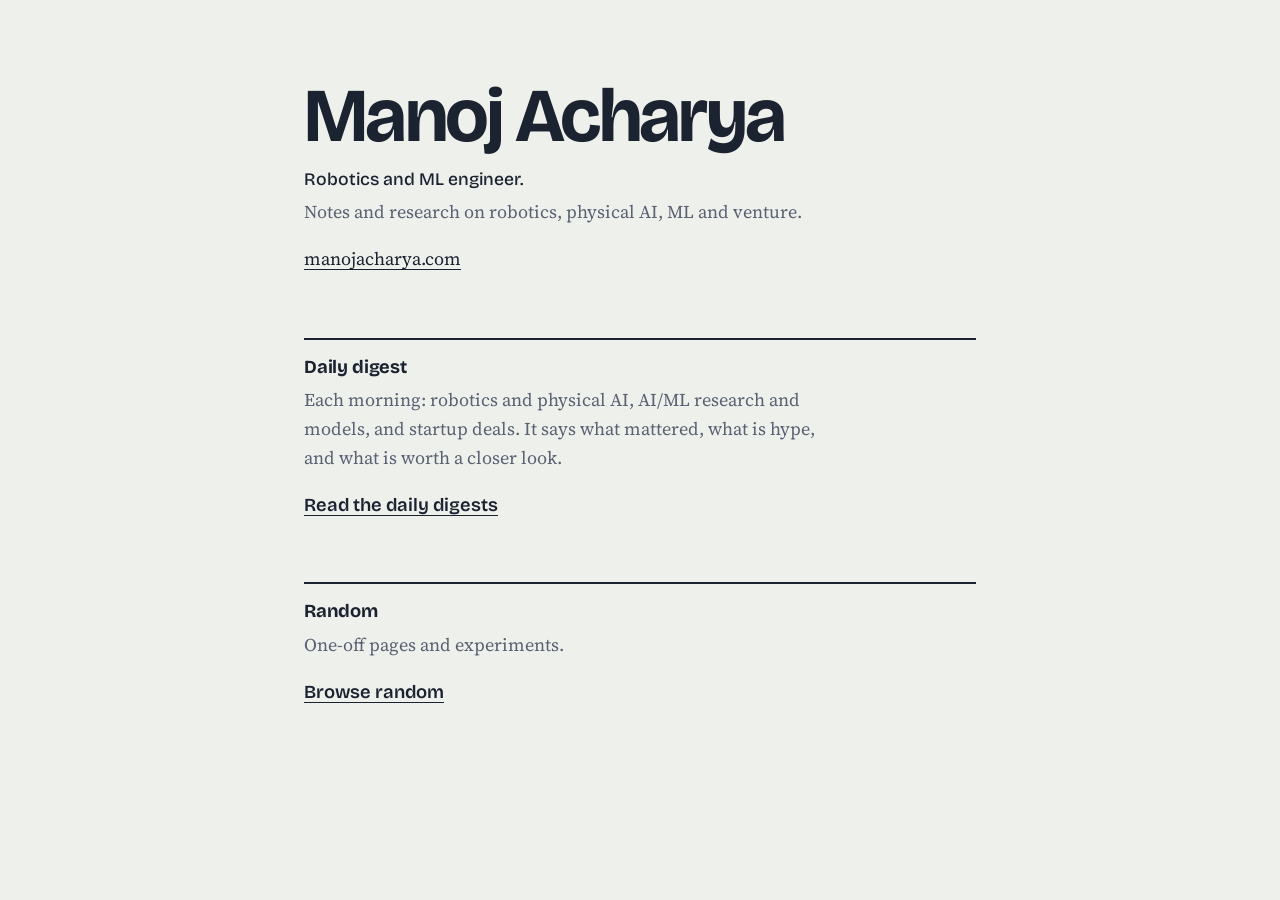
<file: index.html>
<!doctype html>
<html lang="en">
<head>
<meta charset="utf-8">
<meta name="viewport" content="width=device-width,initial-scale=1">
<title>Manoj Acharya</title>
<meta name="description" content="Manoj Acharya. Notes and research on robotics, physical AI, ML and venture, with a daily digest.">
<meta name="color-scheme" content="light dark">
<link rel="preconnect" href="https://fonts.googleapis.com">
<link rel="preconnect" href="https://fonts.gstatic.com" crossorigin>
<link rel="stylesheet" href="https://fonts.googleapis.com/css2?family=Bricolage+Grotesque:opsz,wght@12..96,500..800&family=Source+Serif+4:opsz,wght@8..60,400..650&display=swap">
<style>
:root{
  --bg:#EEF0EC;--ink:#1B2230;--mut:#596172;--hi:#F2D600;
  --display:"Bricolage Grotesque","Helvetica Neue",Arial,sans-serif;
  --text:"Source Serif 4",Georgia,"Times New Roman",serif;
}
@media (prefers-color-scheme:dark){
  :root{--bg:#161A21;--ink:#E7EAEE;--mut:#9AA3B2}
}
*{box-sizing:border-box}
html{-webkit-text-size-adjust:100%}
body{margin:0;background:var(--bg);color:var(--ink);font:400 1.125rem/1.6 var(--text)}
.wrap{max-width:46rem;margin:0 auto;padding:clamp(2rem,7vw,5rem) clamp(1.25rem,5vw,2rem) 4rem}

a{color:inherit;text-decoration:underline;text-decoration-thickness:1px;text-underline-offset:.22em}
a:hover{background:var(--hi);color:#1B2230;text-decoration-color:transparent}
a:focus-visible{outline:2px solid var(--ink);outline-offset:3px}

h1{font:700 clamp(2.75rem,10vw,4.75rem)/.95 var(--display);letter-spacing:-.035em;margin:0 0 1rem}
.role{font:500 1.1rem/1.4 var(--display);margin:0 0 .35rem}
.lede{color:var(--mut);margin:0 0 .9rem;max-width:34rem}

.digest{margin-top:clamp(2.5rem,7vw,4rem);border-top:2px solid var(--ink);padding-top:1rem}
h2{font:700 1.15rem/1.3 var(--display);letter-spacing:-.01em;margin:0 0 .4rem}
.intro{color:var(--mut);margin:0;max-width:34rem}
.go{font:600 1.15rem/1.4 var(--display);margin:1.25rem 0 0}
</style>
</head>
<body>
<div class="wrap">
<header>
<h1>Manoj Acharya</h1>
<p class="role">Robotics and ML engineer.</p>
<p class="lede">Notes and research on robotics, physical AI, ML and venture.</p>
<p><a href="https://manojacharya.com">manojacharya.com</a></p>
</header>

<main>
<section class="digest" aria-labelledby="dh">
<h2 id="dh">Daily digest</h2>
<p class="intro">Each morning: robotics and physical AI, AI/ML research and models, and startup deals. It says what mattered, what is hype, and what is worth a closer look.</p>
<p class="go"><a href="digest/">Read the daily digests</a></p>
</section>

<section class="digest" aria-labelledby="rh">
<h2 id="rh">Random</h2>
<p class="intro">One-off pages and experiments.</p>
<p class="go"><a href="random/">Browse random</a></p>
</section>
</main>
</div>
</body>
</html>
</file>
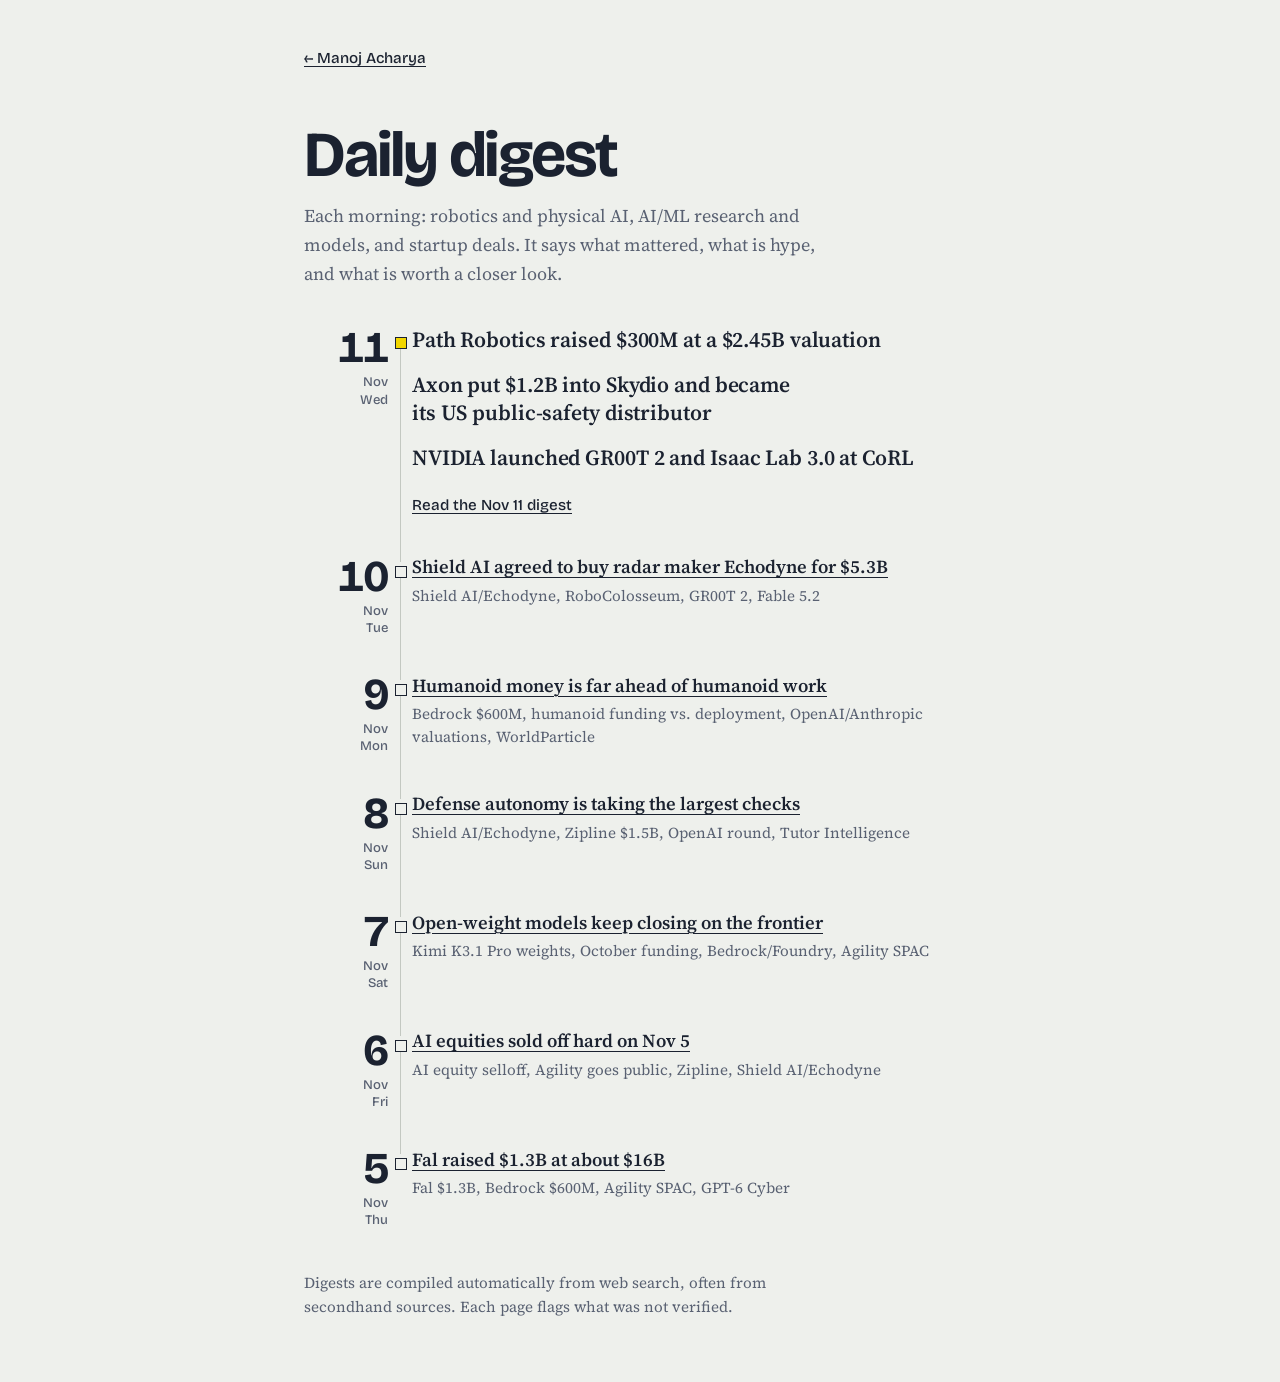
<file: digest/index.html>
<!doctype html>
<html lang="en">
<head>
<meta charset="utf-8">
<meta name="viewport" content="width=device-width,initial-scale=1">
<title>Daily digest</title>
<meta name="description" content="A daily digest of robotics and physical AI, AI/ML research and models, and startup deals.">
<meta name="color-scheme" content="light dark">
<link rel="preconnect" href="https://fonts.googleapis.com">
<link rel="preconnect" href="https://fonts.gstatic.com" crossorigin>
<link rel="stylesheet" href="https://fonts.googleapis.com/css2?family=Bricolage+Grotesque:opsz,wght@12..96,500..800&family=Source+Serif+4:opsz,wght@8..60,400..650&display=swap">
<style>
:root{
  --bg:#EEF0EC;--ink:#1B2230;--mut:#596172;--rule:#C3C8C1;--hi:#F2D600;
  --display:"Bricolage Grotesque","Helvetica Neue",Arial,sans-serif;
  --text:"Source Serif 4",Georgia,"Times New Roman",serif;
  --rail:5.25rem;--gap:1.5rem;
}
@media (prefers-color-scheme:dark){
  :root{--bg:#161A21;--ink:#E7EAEE;--mut:#9AA3B2;--rule:#2F3643}
}
*{box-sizing:border-box}
html{-webkit-text-size-adjust:100%}
body{margin:0;background:var(--bg);color:var(--ink);font:400 1.125rem/1.6 var(--text)}
.wrap{max-width:46rem;margin:0 auto;padding:clamp(1.5rem,5vw,3rem) clamp(1.25rem,5vw,2rem) 4rem}

a{color:inherit;text-decoration:underline;text-decoration-thickness:1px;text-underline-offset:.22em}
a:hover{background:var(--hi);color:#1B2230;text-decoration-color:transparent}
a:focus-visible{outline:2px solid var(--ink);outline-offset:3px}

.back{font:500 .95rem/1.4 var(--display);margin:0 0 clamp(2rem,6vw,3.5rem)}
h1{font:700 clamp(2.5rem,9vw,4rem)/.95 var(--display);letter-spacing:-.035em;margin:0 0 1rem}
.intro{color:var(--mut);margin:0;max-width:34rem}

.log{list-style:none;margin:2.5rem 0 0;padding:0}
.entry{position:relative;display:grid;grid-template-columns:var(--rail) 1fr;column-gap:var(--gap);padding-bottom:2.4rem}
.entry::before{content:"";position:absolute;left:calc(var(--rail) + var(--gap) / 2);top:.9rem;bottom:-.3rem;width:1px;background:var(--rule)}
.entry::after{content:"";position:absolute;left:calc(var(--rail) + var(--gap) / 2 - 5px);top:.55rem;width:10px;height:10px;background:var(--bg);border:1.5px solid var(--ink)}
.entry.latest::after{background:var(--hi)}
.entry:last-child{padding-bottom:0}
.entry:last-child::before{display:none}

.when{display:flex;flex-direction:column;align-items:flex-end;text-align:right}
.day{font:700 2.75rem/.9 var(--display);letter-spacing:-.04em;font-variant-numeric:tabular-nums}
.mon,.wd{font:500 .82rem/1.3 var(--display);color:var(--mut)}
.mon{margin-top:.4rem}

.body{min-width:0;max-width:34rem}
.tops{list-style:none;margin:0 0 1.1rem;padding:0}
.tops li{font:600 1.35rem/1.32 var(--text);letter-spacing:-.005em;margin:0 0 1rem;text-wrap:balance}
.tops li:first-child{margin-top:-.15rem}
.open{font:500 .95rem/1.4 var(--display)}
.lead{font:600 1.15rem/1.35 var(--text);margin:-.1rem 0 .3rem;text-wrap:balance}
.sum{font-size:.95rem;line-height:1.5;color:var(--mut);margin:0}

.note{color:var(--mut);font-size:.95rem;line-height:1.55;margin:2.6rem 0 0;max-width:34rem}

/* Before the script runs (or without it) the list shows as plain rows. */
.log > li:not(.entry){margin:.5rem 0}

@media (max-width:34rem){
  .entry{display:block;padding-bottom:2rem}
  .entry::before,.entry::after{display:none}
  .when{flex-direction:row;align-items:baseline;gap:.5rem;text-align:left;margin-bottom:.45rem}
  .mon,.wd{margin:0}
  .day{font-size:1.9rem}
}
</style>
</head>
<body>
<div class="wrap">
<p class="back"><a href="../">&larr; Manoj Acharya</a></p>
<h1>Daily digest</h1>
<p class="intro">Each morning: robotics and physical AI, AI/ML research and models, and startup deals. It says what mattered, what is hype, and what is worth a closer look.</p>

<!-- To add a digest: save it as YYYY-MM-DD.html in this folder and add one row to this list, newest first.
     The page reads the rows below and fetches each new digest's top three headlines itself. -->
<ol class="log" id="log">
<li><a href="2026-11-11.html">2026-11-11</a> &ndash; Path Robotics $300M, Axon/Skydio, GR00T 2, Mercor $750M</li>
<li><a href="2026-11-10.html">2026-11-10</a> &ndash; Shield AI/Echodyne, RoboColosseum, GR00T 2, Fable 5.2</li>
<li><a href="2026-11-09.html">2026-11-09</a> &ndash; Bedrock $600M, humanoid funding vs. deployment, OpenAI/Anthropic valuations, WorldParticle</li>
<li><a href="2026-11-08.html">2026-11-08</a> &ndash; Shield AI/Echodyne, Zipline $1.5B, OpenAI round, Tutor Intelligence</li>
<li><a href="2026-11-07.html">2026-11-07</a> &ndash; Kimi K3.1 Pro weights, October funding, Bedrock/Foundry, Agility SPAC</li>
<li><a href="2026-11-06.html">2026-11-06</a> &ndash; AI equity selloff, Agility goes public, Zipline, Shield AI/Echodyne</li>
<li><a href="2026-11-05.html">2026-11-05</a> &ndash; Fal $1.3B, Bedrock $600M, Agility SPAC, GPT-6 Cyber</li>
</ol>

<p class="note">Digests are compiled automatically from web search, often from secondhand sources. Each page flags what was not verified.</p>
</div>

<script type="application/json" id="seed">{"2026-11-10": ["Shield AI agreed to buy radar maker Echodyne for $5.3B", "RoboColosseum, a blind head-to-head test of robot policies across 124 sites (5,699 trials), found no single winner", "Robotics is the second-largest AI funding sector this month by dollars"], "2026-11-09": ["Humanoid money is far ahead of humanoid work", "Heavy-equipment autonomy is where the real money is going", "Frontier-lab valuations are wobbling at the top"], "2026-11-08": ["Defense autonomy is taking the largest checks", "Zipline raised $1.5B at a $21.5B post-money valuation", "OpenAI's round is still open"], "2026-11-07": ["Open-weight models keep closing on the frontier", "Money is still concentrating in a few huge rounds", "Physical AI is shifting from model demos to capital-heavy operations"], "2026-11-06": ["AI equities sold off hard on Nov 5", "Agility Robotics is now the first pure-play humanoid public company", "Physical-AI and defense-autonomy money is still flowing despite the selloff"], "2026-11-05": ["Fal raised $1.3B at about $16B", "Physical-AI money is flowing to deployable, narrow autonomy, not generic humanoids", "Agility Robotics' SPAC close and Nasdaq debut was scheduled for Nov 4–5 (unverified)"]}</script>
<script>
(function () {
  var log = document.getElementById('log');
  var seedEl = document.getElementById('seed');
  if (!log || !window.fetch || !window.DOMParser) return;
  var seed = {};
  try { seed = JSON.parse(seedEl.textContent); } catch (e) {}

  function el(tag, cls, text) {
    var e = document.createElement(tag);
    if (cls) e.className = cls;
    if (text != null) e.textContent = text;
    return e;
  }
  function parts(date) {
    var p = date.split('-').map(Number);
    var t = new Date(Date.UTC(p[0], p[1] - 1, p[2]));
    var f = function (o) { o.timeZone = 'UTC'; return t.toLocaleDateString('en-US', o); };
    return { day: String(p[2]), mon: f({ month: 'short' }), wd: f({ weekday: 'short' }),
             long: f({ month: 'short', day: 'numeric' }) };
  }
  function tidy(t) {
    t = t.trim().replace(/\.$/, '');
    var m = /\s*\(([^)]*)\)$/.exec(t);
    if (m && !/^(unverified|reported)$/i.test(m[1])) t = t.slice(0, m.index);
    return t;
  }

  var rows = [].slice.call(log.children).map(function (li) {
    var a = li.querySelector('a');
    var m = a && /^\d{4}-\d\d-\d\d/.exec(a.textContent.trim());
    if (!m) return null;
    var summary = li.textContent.replace(a.textContent, '').replace(/^\s*[–—-]\s*/, '').trim();
    return { date: m[0], summary: summary, leads: seed[m[0]] || null };
  }).filter(Boolean);
  if (!rows.length) return;
  rows.sort(function (a, b) { return a.date < b.date ? 1 : -1; });

  function render() {
    log.textContent = '';
    rows.forEach(function (e, i) {
      var p = parts(e.date), page = e.date + '.html';
      var li = el('li', i === 0 ? 'entry latest' : 'entry');
      var when = el('time', 'when');
      when.setAttribute('datetime', e.date);
      when.appendChild(el('span', 'day', p.day));
      when.appendChild(el('span', 'mon', p.mon));
      when.appendChild(el('span', 'wd', p.wd));
      li.appendChild(when);
      var body = el('div', 'body');
      var leads = e.leads && e.leads.length ? e.leads : [e.summary];
      if (i === 0) {
        var ul = el('ul', 'tops');
        leads.forEach(function (h) { ul.appendChild(el('li', null, h)); });
        body.appendChild(ul);
        var open = el('a', 'open', 'Read the ' + p.long + ' digest');
        open.href = page;
        body.appendChild(open);
      } else {
        var lead = el('p', 'lead');
        var a = el('a', null, leads[0]);
        a.href = page;
        lead.appendChild(a);
        body.appendChild(lead);
        body.appendChild(el('p', 'sum', e.summary));
      }
      li.appendChild(body);
      log.appendChild(li);
    });
  }

  render();

  // Digests added since this page was built: read their headlines directly.
  var missing = rows.filter(function (r) { return !r.leads; });
  if (!missing.length) return;
  Promise.all(missing.map(function (r) {
    return fetch(r.date + '.html', { cache: 'no-cache' }).then(function (res) {
      if (!res.ok) throw new Error(res.status);
      return res.text();
    }).then(function (text) {
      var d = new DOMParser().parseFromString(text, 'text/html');
      r.leads = [].slice.call(d.querySelectorAll('ol > li > b')).slice(0, 3)
        .map(function (b) { return tidy(b.textContent); });
    }).catch(function () { r.leads = []; });
  })).then(render);
})();
</script>
</body>
</html>
</file>
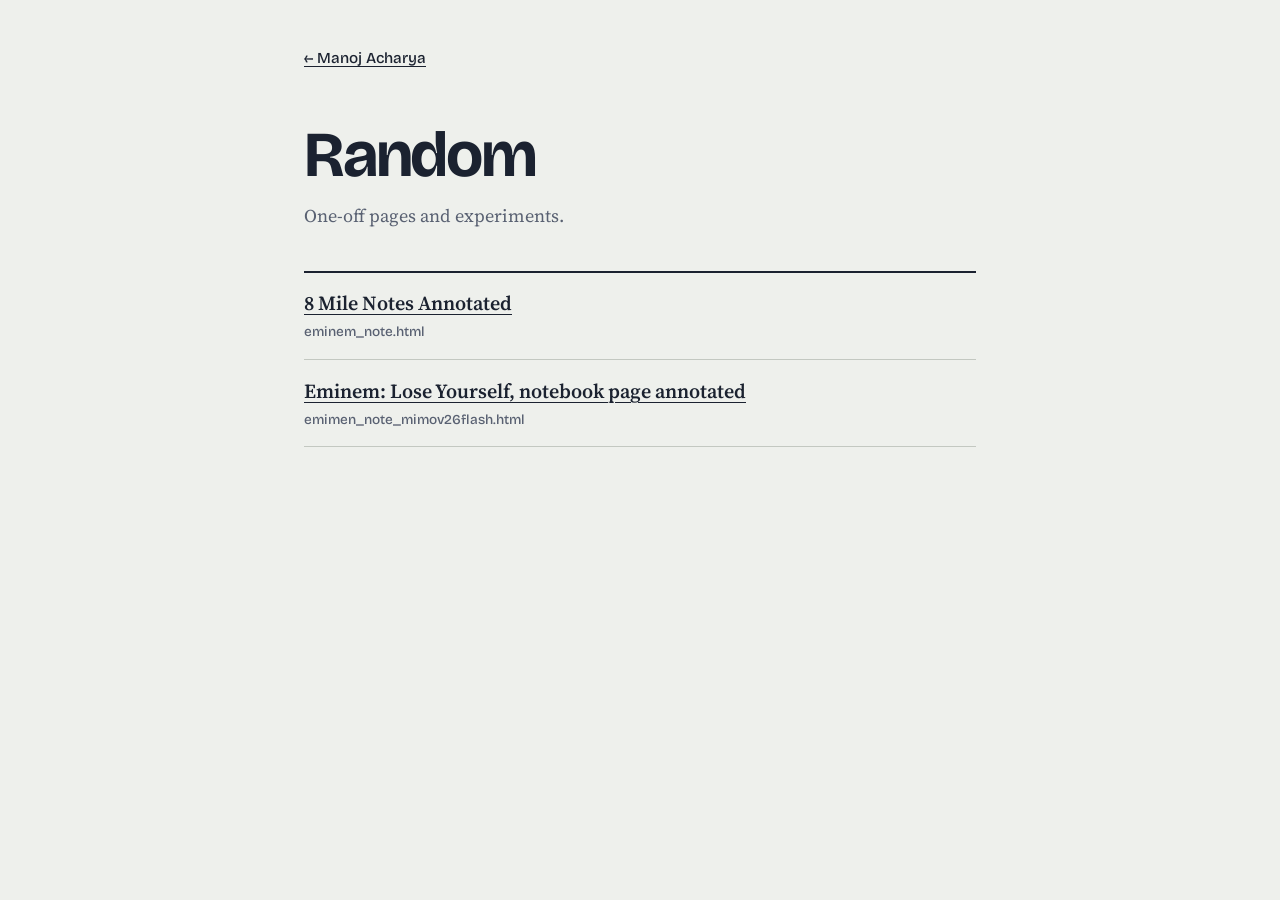
<file: random/index.html>
<!doctype html>
<html lang="en">
<head>
<meta charset="utf-8">
<meta name="viewport" content="width=device-width,initial-scale=1">
<title>Random</title>
<meta name="description" content="One-off pages and experiments.">
<meta name="color-scheme" content="light dark">
<link rel="preconnect" href="https://fonts.googleapis.com">
<link rel="preconnect" href="https://fonts.gstatic.com" crossorigin>
<link rel="stylesheet" href="https://fonts.googleapis.com/css2?family=Bricolage+Grotesque:opsz,wght@12..96,500..800&family=Source+Serif+4:opsz,wght@8..60,400..650&display=swap">
<style>
:root{
  --bg:#EEF0EC;--ink:#1B2230;--mut:#596172;--rule:#C3C8C1;--hi:#F2D600;
  --display:"Bricolage Grotesque","Helvetica Neue",Arial,sans-serif;
  --text:"Source Serif 4",Georgia,"Times New Roman",serif;
}
@media (prefers-color-scheme:dark){
  :root{--bg:#161A21;--ink:#E7EAEE;--mut:#9AA3B2;--rule:#2F3643}
}
*{box-sizing:border-box}
html{-webkit-text-size-adjust:100%}
body{margin:0;background:var(--bg);color:var(--ink);font:400 1.125rem/1.6 var(--text)}
.wrap{max-width:46rem;margin:0 auto;padding:clamp(1.5rem,5vw,3rem) clamp(1.25rem,5vw,2rem) 4rem}

a{color:inherit;text-decoration:underline;text-decoration-thickness:1px;text-underline-offset:.22em}
a:hover{background:var(--hi);color:#1B2230;text-decoration-color:transparent}
a:focus-visible{outline:2px solid var(--ink);outline-offset:3px}

.back{font:500 .95rem/1.4 var(--display);margin:0 0 clamp(2rem,6vw,3.5rem)}
h1{font:700 clamp(2.5rem,9vw,4rem)/.95 var(--display);letter-spacing:-.035em;margin:0 0 1rem}
.intro{color:var(--mut);margin:0;max-width:34rem}

.list{list-style:none;margin:2.5rem 0 0;padding:0;border-top:2px solid var(--ink)}
.list li{padding:1.1rem 0;border-bottom:1px solid var(--rule)}
.list a{font:600 1.25rem/1.35 var(--text);text-wrap:balance}
.file{display:block;margin-top:.2rem;font:500 .85rem/1.4 var(--display);color:var(--mut)}
.status{color:var(--mut);font-size:.95rem;margin:1rem 0 0}
</style>
</head>
<body>
<div class="wrap">
<p class="back"><a href="../">&larr; Manoj Acharya</a></p>
<h1>Random</h1>
<p class="intro">One-off pages and experiments.</p>

<!-- To add an entry: put the .html file in this folder and add a row below.
     Files that are in the folder but not listed here are added automatically
     (named from the filename) when the page loads. -->
<ul class="list" id="list">
<li><a href="eminem_note.html">8 Mile Notes Annotated</a><span class="file">eminem_note.html</span></li>
<li><a href="emimen_note_mimov26flash.html">Eminem: Lose Yourself, notebook page annotated</a><span class="file">emimen_note_mimov26flash.html</span></li>
</ul>
<p class="status" id="status" hidden></p>
</div>

<script>
(function () {
  var list = document.getElementById('list');
  if (!list || !window.fetch) return;
  var known = {};
  [].slice.call(list.querySelectorAll('a')).forEach(function (a) {
    known[a.getAttribute('href')] = true;
  });

  // Ask GitHub which files are in this folder, so new pages show up
  // without editing this list. If the request fails, the list above stays.
  var api = 'https://api.github.com/repos/agi-macharya/agi-macharya.github.io/contents/random';
  fetch(api, { headers: { Accept: 'application/vnd.github+json' } })
    .then(function (r) { if (!r.ok) throw new Error(r.status); return r.json(); })
    .then(function (files) {
      files.forEach(function (f) {
        if (f.type !== 'file' || !/\.html?$/i.test(f.name)) return;
        if (f.name === 'index.html' || known[f.name]) return;
        var li = document.createElement('li');
        var a = document.createElement('a');
        a.href = f.name;
        a.textContent = f.name.replace(/\.html?$/i, '').replace(/[_-]+/g, ' ');
        var s = document.createElement('span');
        s.className = 'file';
        s.textContent = f.name;
        li.appendChild(a);
        li.appendChild(s);
        list.appendChild(li);
      });
    })
    .catch(function () { /* keep the listed entries */ });
})();
</script>
</body>
</html>
</file>
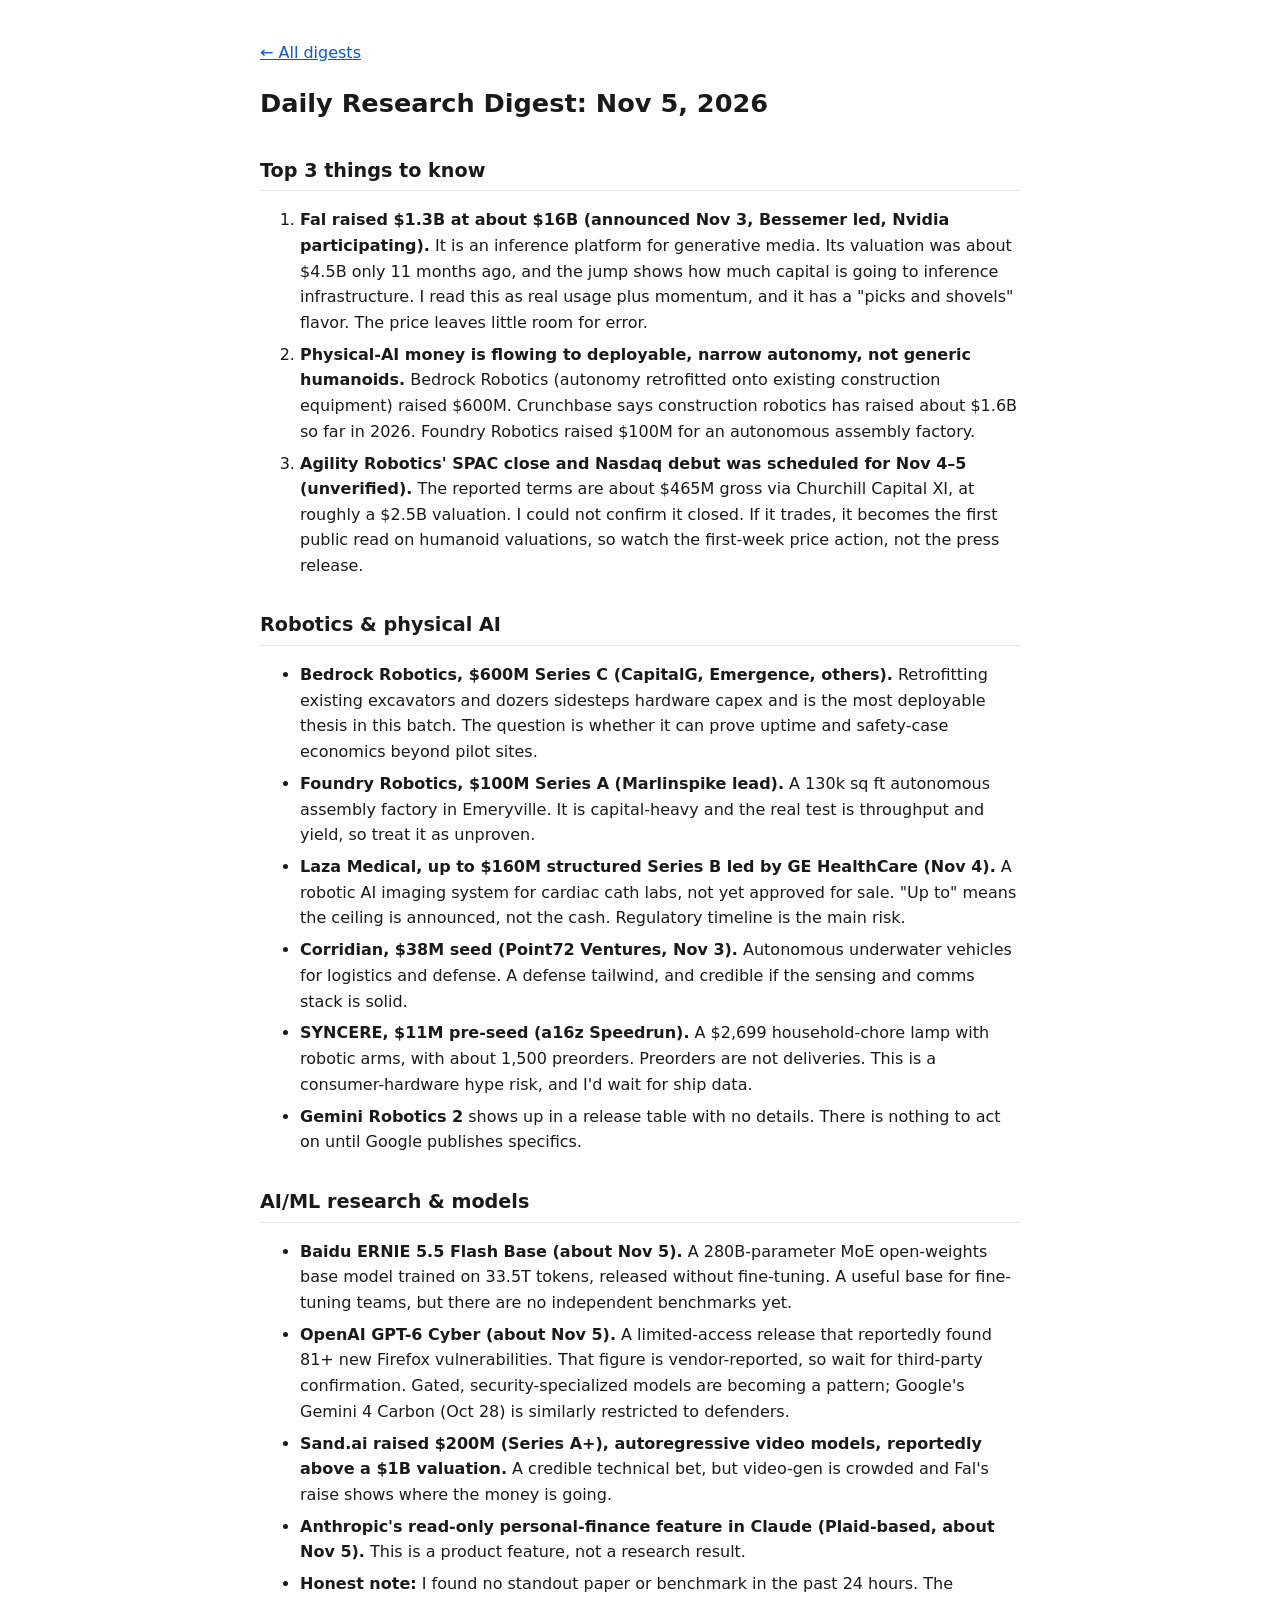
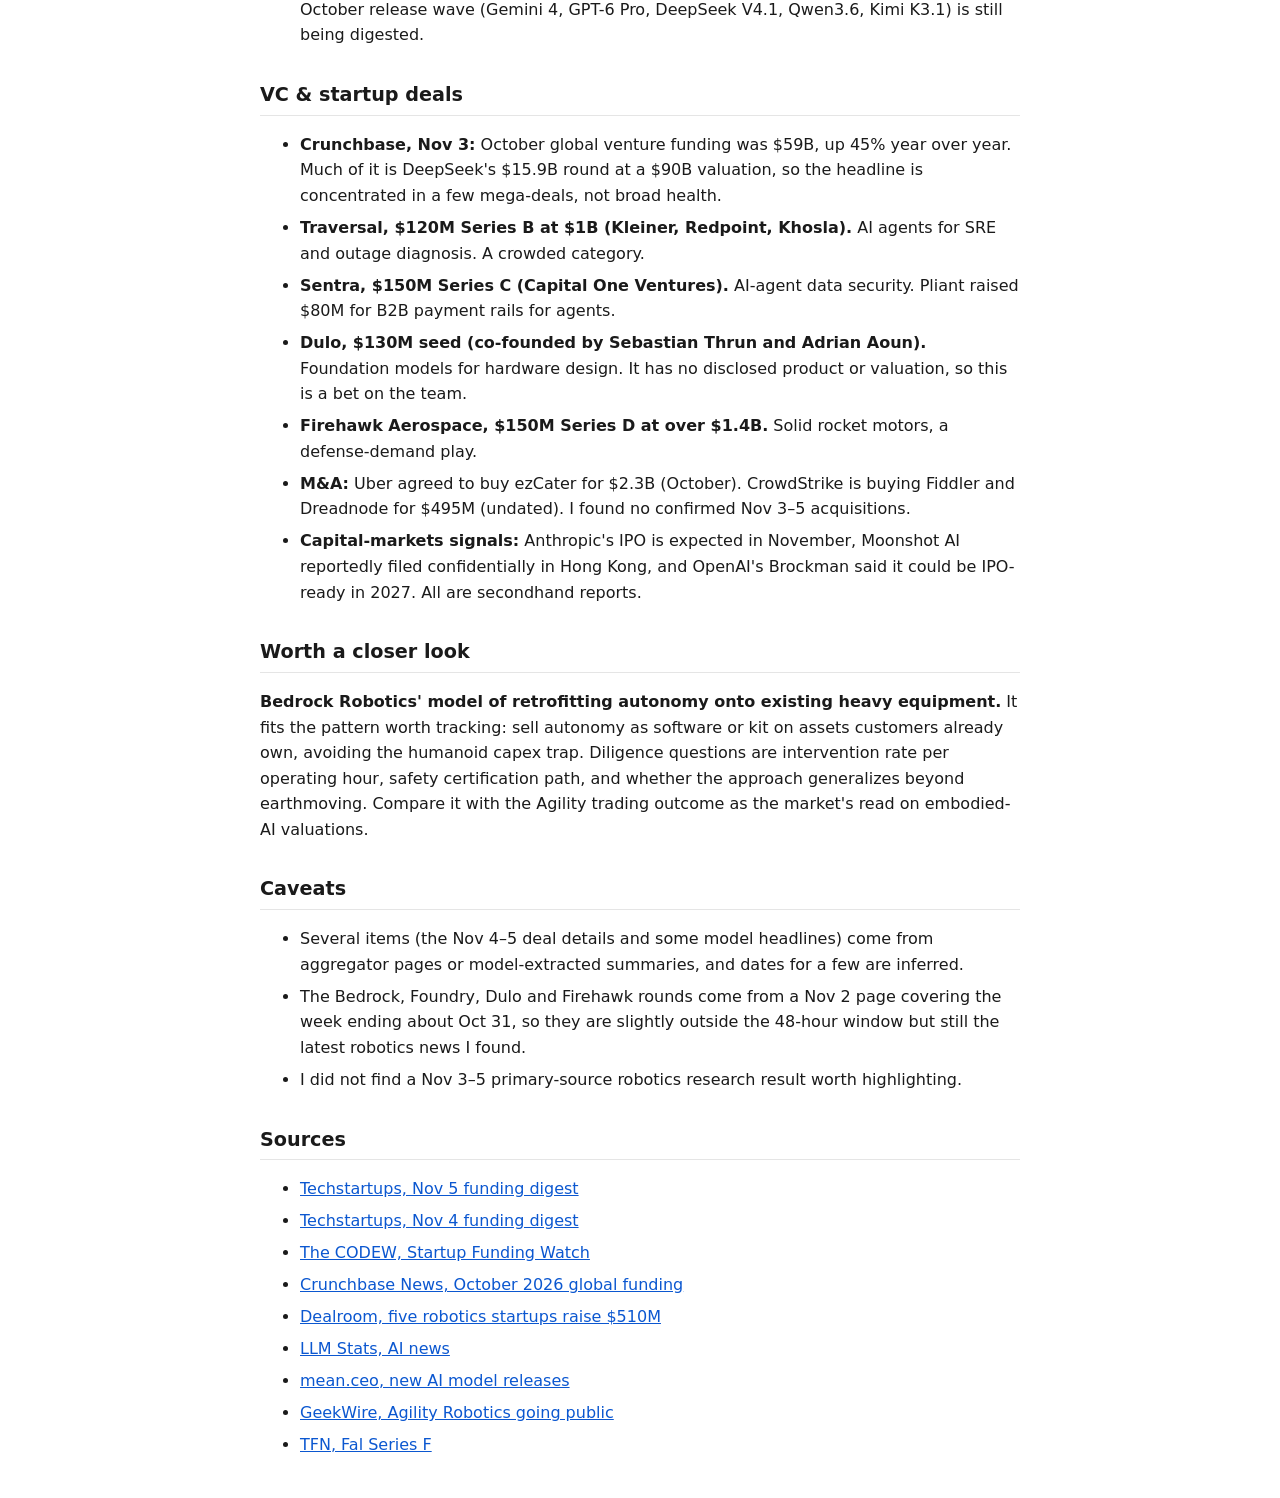
<file: digest/2026-11-05.html>
<!doctype html>
<html lang="en"><head><meta charset="utf-8"><meta name="viewport" content="width=device-width,initial-scale=1">
<title>Research Digest: 2026-11-05</title><link rel="stylesheet" href="style.css"></head><body>
<p><a href="index.html">&larr; All digests</a></p>
<h1>Daily Research Digest: Nov 5, 2026</h1>

<h2>Top 3 things to know</h2>
<ol>
<li><b>Fal raised $1.3B at about $16B (announced Nov 3, Bessemer led, Nvidia participating).</b> It is an inference platform for generative media. Its valuation was about $4.5B only 11 months ago, and the jump shows how much capital is going to inference infrastructure. I read this as real usage plus momentum, and it has a "picks and shovels" flavor. The price leaves little room for error.</li>
<li><b>Physical-AI money is flowing to deployable, narrow autonomy, not generic humanoids.</b> Bedrock Robotics (autonomy retrofitted onto existing construction equipment) raised $600M. Crunchbase says construction robotics has raised about $1.6B so far in 2026. Foundry Robotics raised $100M for an autonomous assembly factory.</li>
<li><b>Agility Robotics' SPAC close and Nasdaq debut was scheduled for Nov 4–5 (unverified).</b> The reported terms are about $465M gross via Churchill Capital XI, at roughly a $2.5B valuation. I could not confirm it closed. If it trades, it becomes the first public read on humanoid valuations, so watch the first-week price action, not the press release.</li>
</ol>

<h2>Robotics &amp; physical AI</h2>
<ul>
<li><b>Bedrock Robotics, $600M Series C (CapitalG, Emergence, others).</b> Retrofitting existing excavators and dozers sidesteps hardware capex and is the most deployable thesis in this batch. The question is whether it can prove uptime and safety-case economics beyond pilot sites.</li>
<li><b>Foundry Robotics, $100M Series A (Marlinspike lead).</b> A 130k sq ft autonomous assembly factory in Emeryville. It is capital-heavy and the real test is throughput and yield, so treat it as unproven.</li>
<li><b>Laza Medical, up to $160M structured Series B led by GE HealthCare (Nov 4).</b> A robotic AI imaging system for cardiac cath labs, not yet approved for sale. "Up to" means the ceiling is announced, not the cash. Regulatory timeline is the main risk.</li>
<li><b>Corridian, $38M seed (Point72 Ventures, Nov 3).</b> Autonomous underwater vehicles for logistics and defense. A defense tailwind, and credible if the sensing and comms stack is solid.</li>
<li><b>SYNCERE, $11M pre-seed (a16z Speedrun).</b> A $2,699 household-chore lamp with robotic arms, with about 1,500 preorders. Preorders are not deliveries. This is a consumer-hardware hype risk, and I'd wait for ship data.</li>
<li><b>Gemini Robotics 2</b> shows up in a release table with no details. There is nothing to act on until Google publishes specifics.</li>
</ul>

<h2>AI/ML research &amp; models</h2>
<ul>
<li><b>Baidu ERNIE 5.5 Flash Base (about Nov 5).</b> A 280B-parameter MoE open-weights base model trained on 33.5T tokens, released without fine-tuning. A useful base for fine-tuning teams, but there are no independent benchmarks yet.</li>
<li><b>OpenAI GPT-6 Cyber (about Nov 5).</b> A limited-access release that reportedly found 81+ new Firefox vulnerabilities. That figure is vendor-reported, so wait for third-party confirmation. Gated, security-specialized models are becoming a pattern; Google's Gemini 4 Carbon (Oct 28) is similarly restricted to defenders.</li>
<li><b>Sand.ai raised $200M (Series A+), autoregressive video models, reportedly above a $1B valuation.</b> A credible technical bet, but video-gen is crowded and Fal's raise shows where the money is going.</li>
<li><b>Anthropic's read-only personal-finance feature in Claude (Plaid-based, about Nov 5).</b> This is a product feature, not a research result.</li>
<li><b>Honest note:</b> I found no standout paper or benchmark in the past 24 hours. The October release wave (Gemini 4, GPT-6 Pro, DeepSeek V4.1, Qwen3.6, Kimi K3.1) is still being digested.</li>
</ul>

<h2>VC &amp; startup deals</h2>
<ul>
<li><b>Crunchbase, Nov 3:</b> October global venture funding was $59B, up 45% year over year. Much of it is DeepSeek's $15.9B round at a $90B valuation, so the headline is concentrated in a few mega-deals, not broad health.</li>
<li><b>Traversal, $120M Series B at $1B (Kleiner, Redpoint, Khosla).</b> AI agents for SRE and outage diagnosis. A crowded category.</li>
<li><b>Sentra, $150M Series C (Capital One Ventures).</b> AI-agent data security. Pliant raised $80M for B2B payment rails for agents.</li>
<li><b>Dulo, $130M seed (co-founded by Sebastian Thrun and Adrian Aoun).</b> Foundation models for hardware design. It has no disclosed product or valuation, so this is a bet on the team.</li>
<li><b>Firehawk Aerospace, $150M Series D at over $1.4B.</b> Solid rocket motors, a defense-demand play.</li>
<li><b>M&amp;A:</b> Uber agreed to buy ezCater for $2.3B (October). CrowdStrike is buying Fiddler and Dreadnode for $495M (undated). I found no confirmed Nov 3–5 acquisitions.</li>
<li><b>Capital-markets signals:</b> Anthropic's IPO is expected in November, Moonshot AI reportedly filed confidentially in Hong Kong, and OpenAI's Brockman said it could be IPO-ready in 2027. All are secondhand reports.</li>
</ul>

<h2>Worth a closer look</h2>
<p><b>Bedrock Robotics' model of retrofitting autonomy onto existing heavy equipment.</b> It fits the pattern worth tracking: sell autonomy as software or kit on assets customers already own, avoiding the humanoid capex trap. Diligence questions are intervention rate per operating hour, safety certification path, and whether the approach generalizes beyond earthmoving. Compare it with the Agility trading outcome as the market's read on embodied-AI valuations.</p>

<h2>Caveats</h2>
<ul>
<li>Several items (the Nov 4–5 deal details and some model headlines) come from aggregator pages or model-extracted summaries, and dates for a few are inferred.</li>
<li>The Bedrock, Foundry, Dulo and Firehawk rounds come from a Nov 2 page covering the week ending about Oct 31, so they are slightly outside the 48-hour window but still the latest robotics news I found.</li>
<li>I did not find a Nov 3–5 primary-source robotics research result worth highlighting.</li>
</ul>

<h2>Sources</h2>
<ul>
<li><a href="https://techstartups.com/2026/11/05/startup-funding-news-today-november-5-2026-bit-bio-sand-ai-sentra-pliant-more/">Techstartups, Nov 5 funding digest</a></li>
<li><a href="https://techstartups.com/2026/11/04/startup-funding-news-today-november-4-2026-fal-traversal-lingchuan-technology-more/">Techstartups, Nov 4 funding digest</a></li>
<li><a href="https://www.thecodew.com/2026/11/startup-funding-watch-november-2.html">The CODEW, Startup Funding Watch</a></li>
<li><a href="https://news.crunchbase.com/venture/october-2026-global-startup-funding-strong-china-deepseek/">Crunchbase News, October 2026 global funding</a></li>
<li><a href="https://dealroom.co/news/162719-five-robotics-startups-raise-510m-as-investors-chase-physical-ai/">Dealroom, five robotics startups raise $510M</a></li>
<li><a href="https://llm-stats.com/ai-news">LLM Stats, AI news</a></li>
<li><a href="https://blog.mean.ceo/new-ai-model-releases-news-november-2026/">mean.ceo, new AI model releases</a></li>
<li><a href="https://www.geekwire.com/2026/digit-maker-agility-robotics-to-go-public-in-2-5b-deal-heres-what-the-filings-say-about-its-finances/">GeekWire, Agility Robotics going public</a></li>
<li><a href="https://techfundingnews.com/fal-1-3b-series-f-16b-valuation-ai-inference">TFN, Fal Series F</a></li>
</ul>
</body></html>
</file>
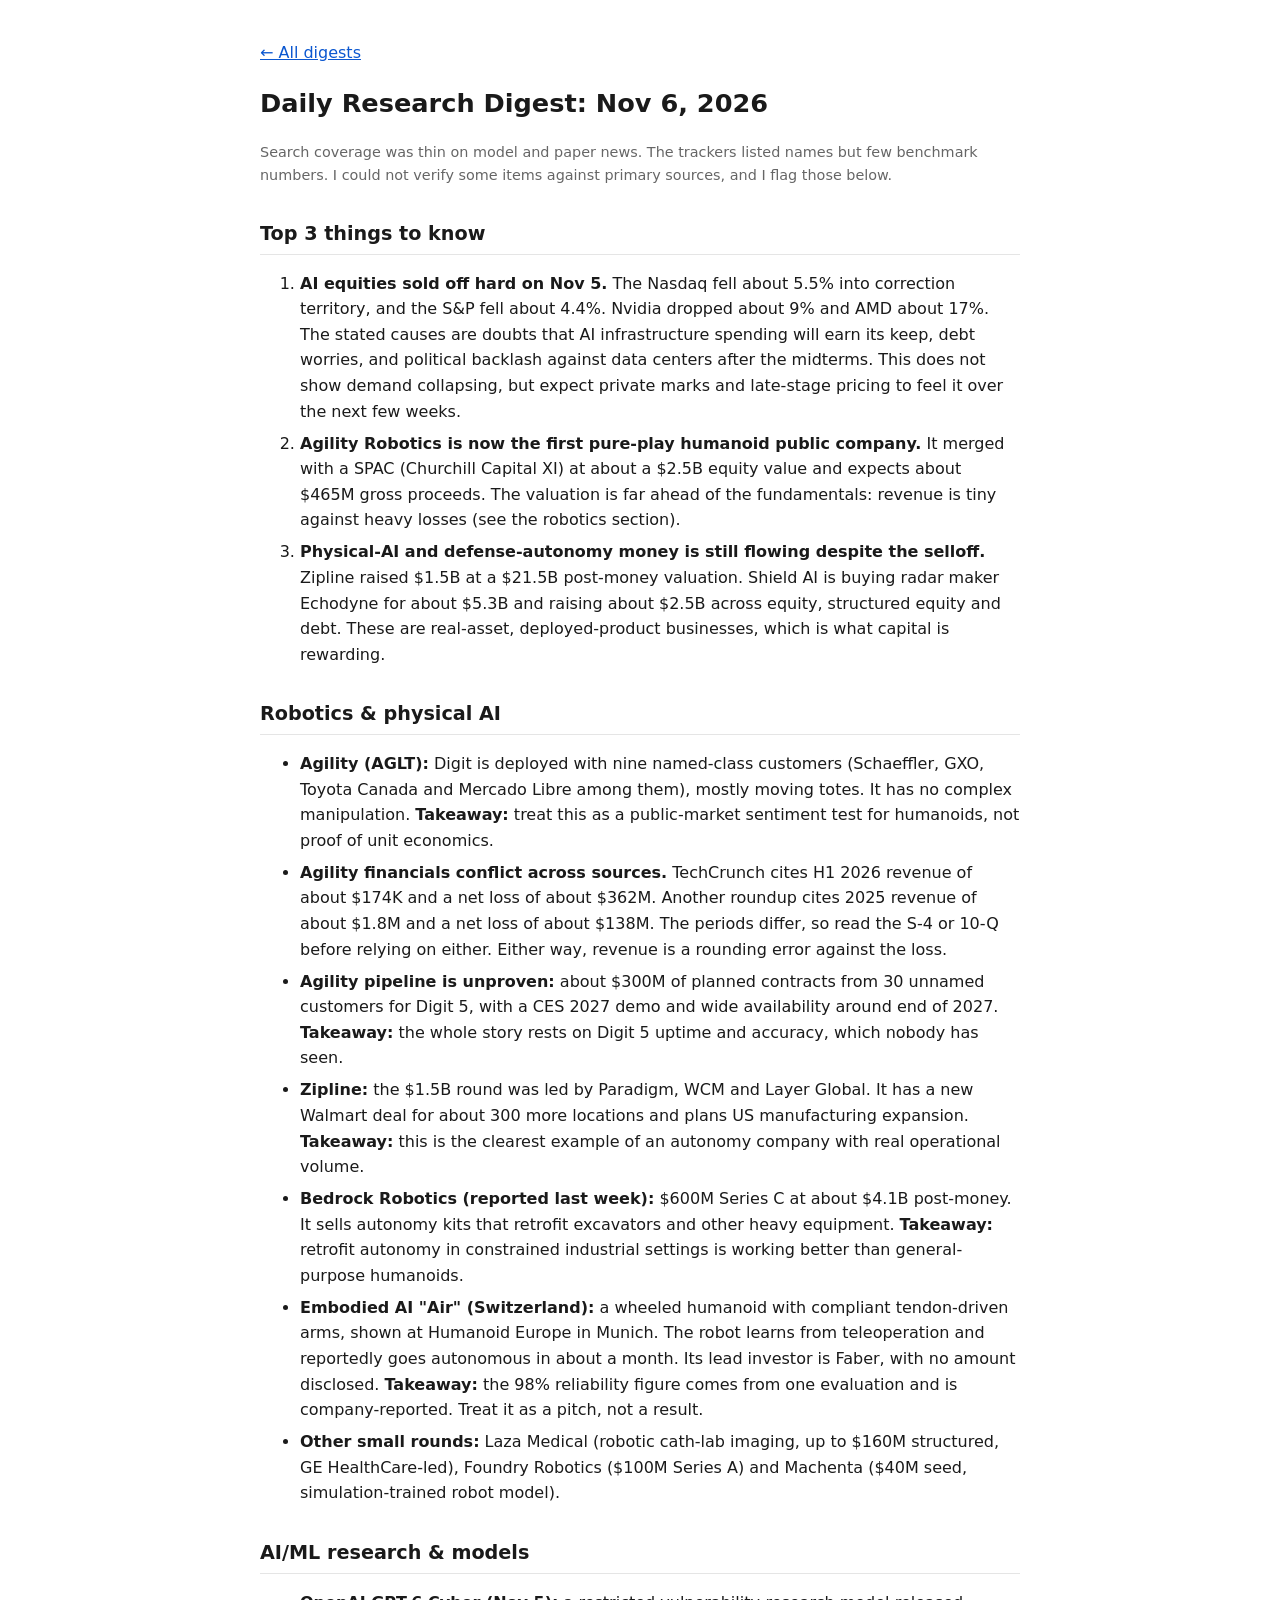
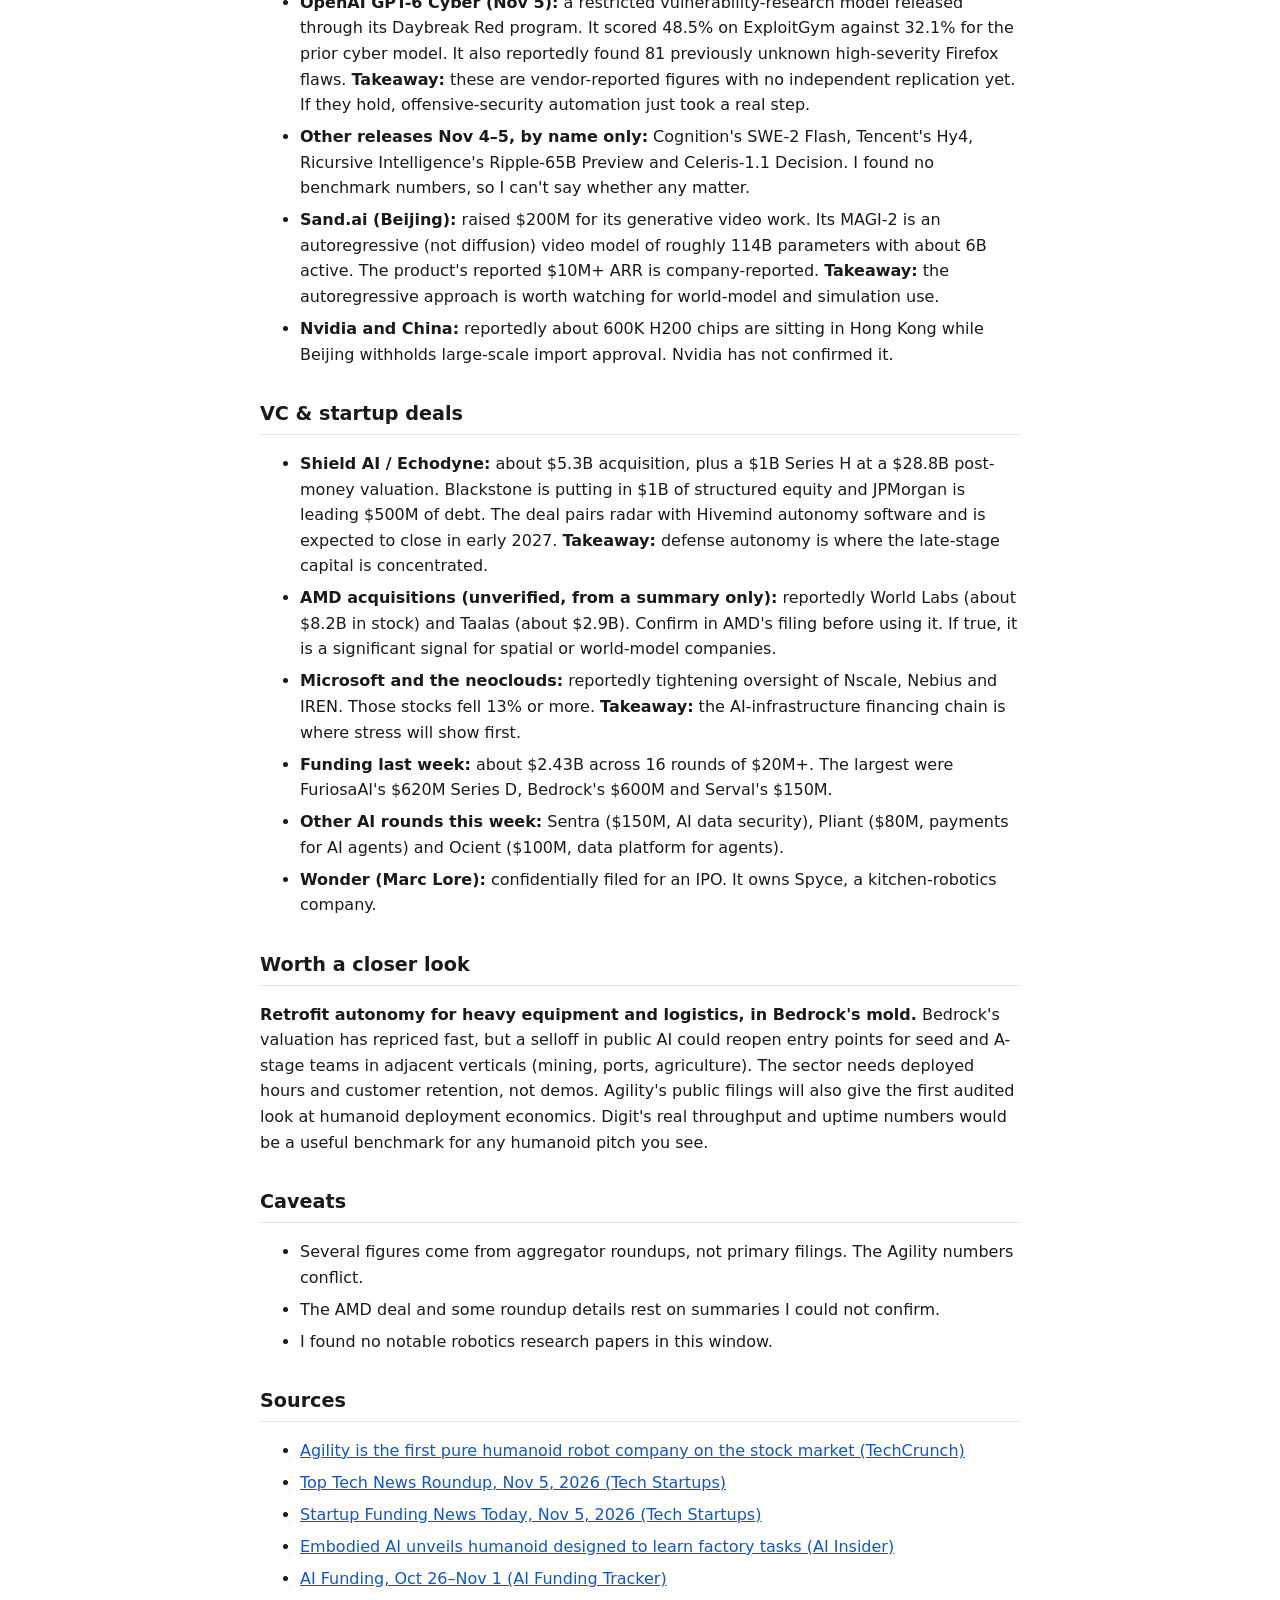
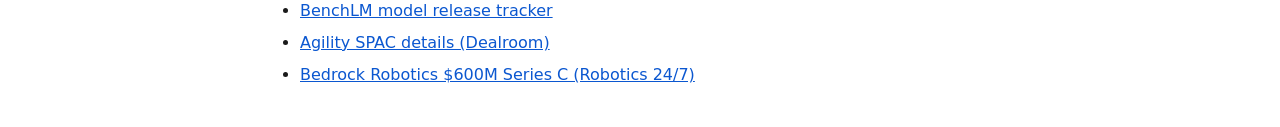
<file: digest/2026-11-06.html>
<!doctype html>
<html lang="en"><head><meta charset="utf-8"><meta name="viewport" content="width=device-width,initial-scale=1">
<title>Research Digest: 2026-11-06</title><link rel="stylesheet" href="style.css"></head><body>
<p><a href="index.html">&larr; All digests</a></p>
<h1>Daily Research Digest: Nov 6, 2026</h1>
<p class="note">Search coverage was thin on model and paper news. The trackers listed names but few benchmark numbers. I could not verify some items against primary sources, and I flag those below.</p>

<h2>Top 3 things to know</h2>
<ol>
<li><b>AI equities sold off hard on Nov 5.</b> The Nasdaq fell about 5.5% into correction territory, and the S&amp;P fell about 4.4%. Nvidia dropped about 9% and AMD about 17%. The stated causes are doubts that AI infrastructure spending will earn its keep, debt worries, and political backlash against data centers after the midterms. This does not show demand collapsing, but expect private marks and late-stage pricing to feel it over the next few weeks.</li>
<li><b>Agility Robotics is now the first pure-play humanoid public company.</b> It merged with a SPAC (Churchill Capital XI) at about a $2.5B equity value and expects about $465M gross proceeds. The valuation is far ahead of the fundamentals: revenue is tiny against heavy losses (see the robotics section).</li>
<li><b>Physical-AI and defense-autonomy money is still flowing despite the selloff.</b> Zipline raised $1.5B at a $21.5B post-money valuation. Shield AI is buying radar maker Echodyne for about $5.3B and raising about $2.5B across equity, structured equity and debt. These are real-asset, deployed-product businesses, which is what capital is rewarding.</li>
</ol>

<h2>Robotics &amp; physical AI</h2>
<ul>
<li><b>Agility (AGLT):</b> Digit is deployed with nine named-class customers (Schaeffler, GXO, Toyota Canada and Mercado Libre among them), mostly moving totes. It has no complex manipulation. <b>Takeaway:</b> treat this as a public-market sentiment test for humanoids, not proof of unit economics.</li>
<li><b>Agility financials conflict across sources.</b> TechCrunch cites H1 2026 revenue of about $174K and a net loss of about $362M. Another roundup cites 2025 revenue of about $1.8M and a net loss of about $138M. The periods differ, so read the S-4 or 10-Q before relying on either. Either way, revenue is a rounding error against the loss.</li>
<li><b>Agility pipeline is unproven:</b> about $300M of planned contracts from 30 unnamed customers for Digit 5, with a CES 2027 demo and wide availability around end of 2027. <b>Takeaway:</b> the whole story rests on Digit 5 uptime and accuracy, which nobody has seen.</li>
<li><b>Zipline:</b> the $1.5B round was led by Paradigm, WCM and Layer Global. It has a new Walmart deal for about 300 more locations and plans US manufacturing expansion. <b>Takeaway:</b> this is the clearest example of an autonomy company with real operational volume.</li>
<li><b>Bedrock Robotics (reported last week):</b> $600M Series C at about $4.1B post-money. It sells autonomy kits that retrofit excavators and other heavy equipment. <b>Takeaway:</b> retrofit autonomy in constrained industrial settings is working better than general-purpose humanoids.</li>
<li><b>Embodied AI "Air" (Switzerland):</b> a wheeled humanoid with compliant tendon-driven arms, shown at Humanoid Europe in Munich. The robot learns from teleoperation and reportedly goes autonomous in about a month. Its lead investor is Faber, with no amount disclosed. <b>Takeaway:</b> the 98% reliability figure comes from one evaluation and is company-reported. Treat it as a pitch, not a result.</li>
<li><b>Other small rounds:</b> Laza Medical (robotic cath-lab imaging, up to $160M structured, GE HealthCare-led), Foundry Robotics ($100M Series A) and Machenta ($40M seed, simulation-trained robot model).</li>
</ul>

<h2>AI/ML research &amp; models</h2>
<ul>
<li><b>OpenAI GPT-6 Cyber (Nov 5):</b> a restricted vulnerability-research model released through its Daybreak Red program. It scored 48.5% on ExploitGym against 32.1% for the prior cyber model. It also reportedly found 81 previously unknown high-severity Firefox flaws. <b>Takeaway:</b> these are vendor-reported figures with no independent replication yet. If they hold, offensive-security automation just took a real step.</li>
<li><b>Other releases Nov 4–5, by name only:</b> Cognition's SWE-2 Flash, Tencent's Hy4, Ricursive Intelligence's Ripple-65B Preview and Celeris-1.1 Decision. I found no benchmark numbers, so I can't say whether any matter.</li>
<li><b>Sand.ai (Beijing):</b> raised $200M for its generative video work. Its MAGI-2 is an autoregressive (not diffusion) video model of roughly 114B parameters with about 6B active. The product's reported $10M+ ARR is company-reported. <b>Takeaway:</b> the autoregressive approach is worth watching for world-model and simulation use.</li>
<li><b>Nvidia and China:</b> reportedly about 600K H200 chips are sitting in Hong Kong while Beijing withholds large-scale import approval. Nvidia has not confirmed it.</li>
</ul>

<h2>VC &amp; startup deals</h2>
<ul>
<li><b>Shield AI / Echodyne:</b> about $5.3B acquisition, plus a $1B Series H at a $28.8B post-money valuation. Blackstone is putting in $1B of structured equity and JPMorgan is leading $500M of debt. The deal pairs radar with Hivemind autonomy software and is expected to close in early 2027. <b>Takeaway:</b> defense autonomy is where the late-stage capital is concentrated.</li>
<li><b>AMD acquisitions (unverified, from a summary only):</b> reportedly World Labs (about $8.2B in stock) and Taalas (about $2.9B). Confirm in AMD's filing before using it. If true, it is a significant signal for spatial or world-model companies.</li>
<li><b>Microsoft and the neoclouds:</b> reportedly tightening oversight of Nscale, Nebius and IREN. Those stocks fell 13% or more. <b>Takeaway:</b> the AI-infrastructure financing chain is where stress will show first.</li>
<li><b>Funding last week:</b> about $2.43B across 16 rounds of $20M+. The largest were FuriosaAI's $620M Series D, Bedrock's $600M and Serval's $150M.</li>
<li><b>Other AI rounds this week:</b> Sentra ($150M, AI data security), Pliant ($80M, payments for AI agents) and Ocient ($100M, data platform for agents).</li>
<li><b>Wonder (Marc Lore):</b> confidentially filed for an IPO. It owns Spyce, a kitchen-robotics company.</li>
</ul>

<h2>Worth a closer look</h2>
<p><b>Retrofit autonomy for heavy equipment and logistics, in Bedrock's mold.</b> Bedrock's valuation has repriced fast, but a selloff in public AI could reopen entry points for seed and A-stage teams in adjacent verticals (mining, ports, agriculture). The sector needs deployed hours and customer retention, not demos. Agility's public filings will also give the first audited look at humanoid deployment economics. Digit's real throughput and uptime numbers would be a useful benchmark for any humanoid pitch you see.</p>

<h2>Caveats</h2>
<ul>
<li>Several figures come from aggregator roundups, not primary filings. The Agility numbers conflict.</li>
<li>The AMD deal and some roundup details rest on summaries I could not confirm.</li>
<li>I found no notable robotics research papers in this window.</li>
</ul>

<h2>Sources</h2>
<ul>
<li><a href="https://techcrunch.com/2026/11/05/agility-is-the-first-pure-humanoid-robot-company-on-the-stock-market-are-you-buying">Agility is the first pure humanoid robot company on the stock market (TechCrunch)</a></li>
<li><a href="https://techstartups.com/2026/11/05/top-tech-news-roundup-for-today-november-5-2026-googles-17b-ai-data-center-nvidia-ziplines-1-5b-funding-and-nasdaqs-5-5-plunge/">Top Tech News Roundup, Nov 5, 2026 (Tech Startups)</a></li>
<li><a href="https://techstartups.com/2026/11/05/startup-funding-news-today-november-5-2026-bit-bio-sand-ai-sentra-pliant-more/">Startup Funding News Today, Nov 5, 2026 (Tech Startups)</a></li>
<li><a href="https://theaiinsider.tech/2026/11/06/switzerlands-embodied-ai-unveils-humanoid-robot-designed-to-learn-factory-tasks-from-workers/">Embodied AI unveils humanoid designed to learn factory tasks (AI Insider)</a></li>
<li><a href="https://aifundingtracker.com/ai-funding-oct-26-nov-1-furiosaai-bedrock-robotics-lead-2-43b-week/">AI Funding, Oct 26–Nov 1 (AI Funding Tracker)</a></li>
<li><a href="https://benchlm.ai/model-updates">BenchLM model release tracker</a></li>
<li><a href="https://dealroom.co/news/168998-agility-robotics-clears-spac-vote-expects-465m-and-nasdaq-debut-november/">Agility SPAC details (Dealroom)</a></li>
<li><a href="https://www.robotics247.com/article/bedrock-robotics-announces-600m-series-c-to-scale-autonomous-construction-equipment-across-u.s-sites">Bedrock Robotics $600M Series C (Robotics 24/7)</a></li>
</ul>
</body></html>
</file>
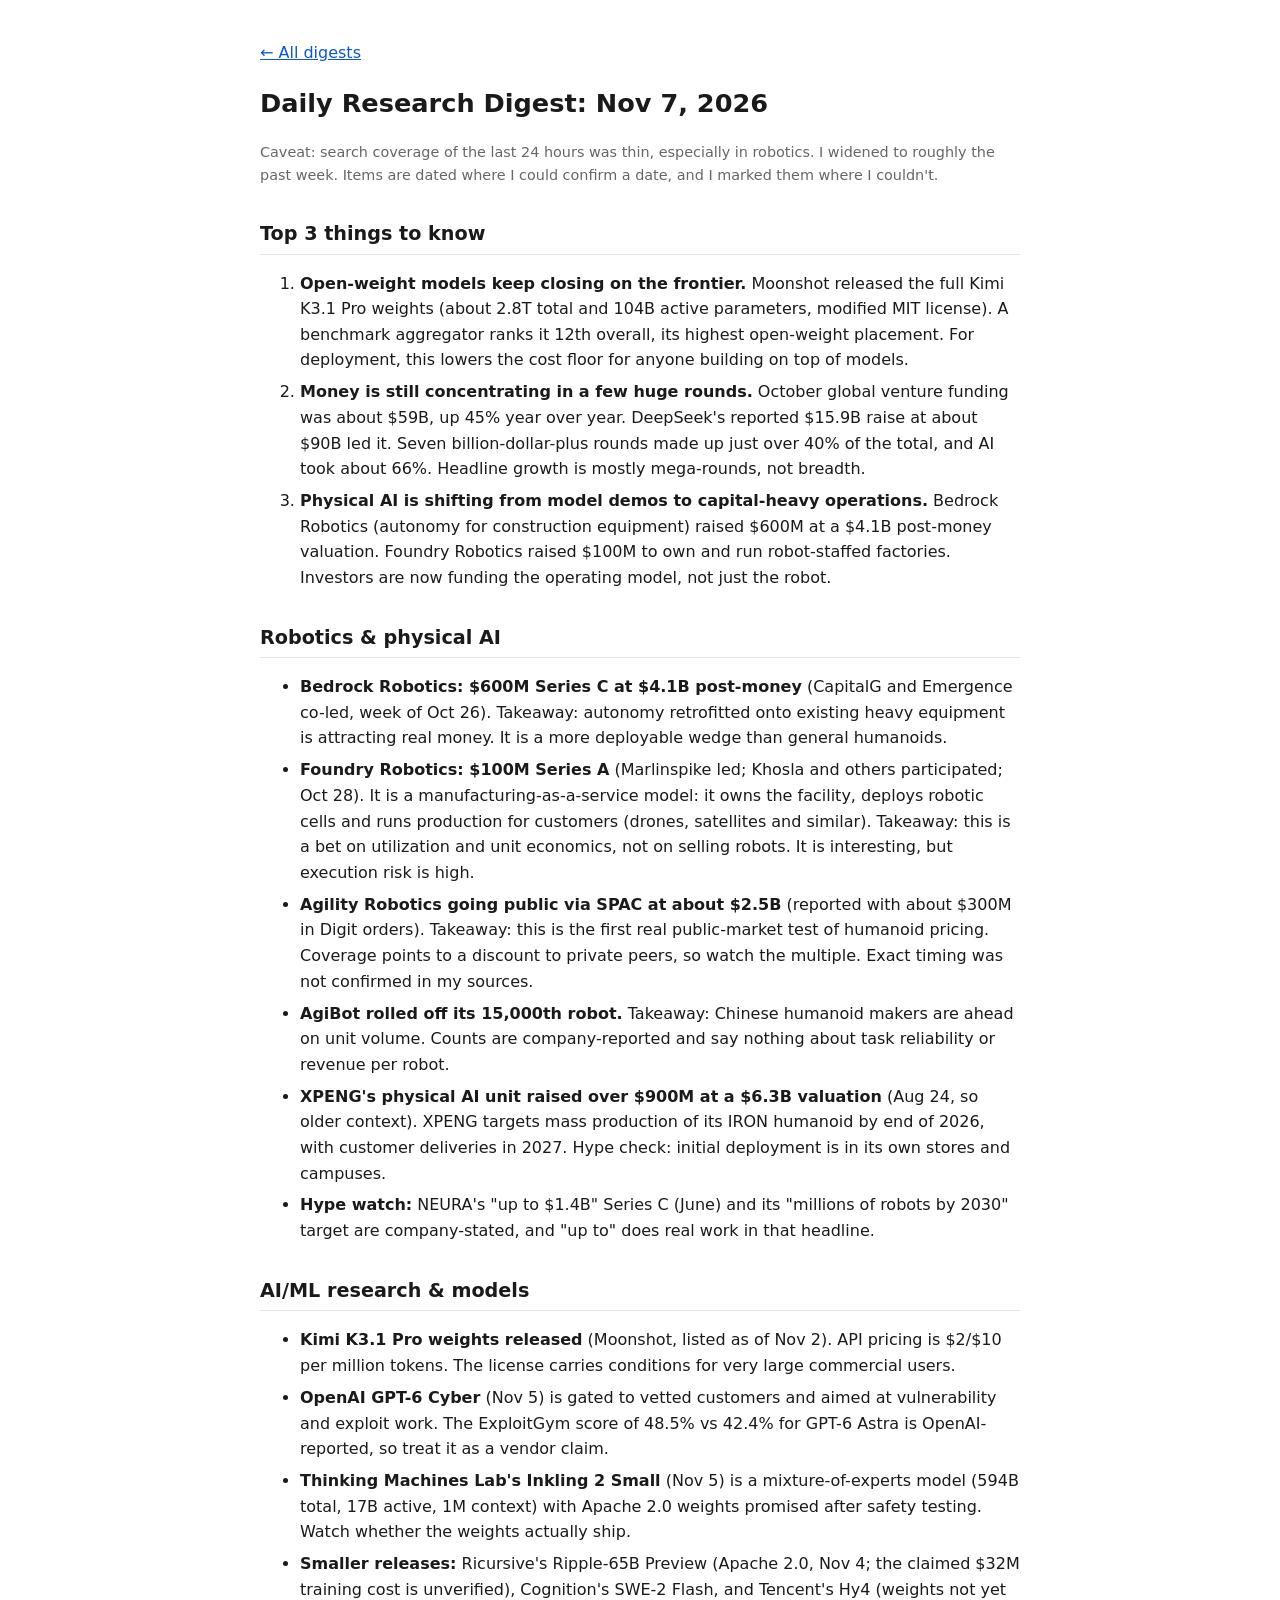
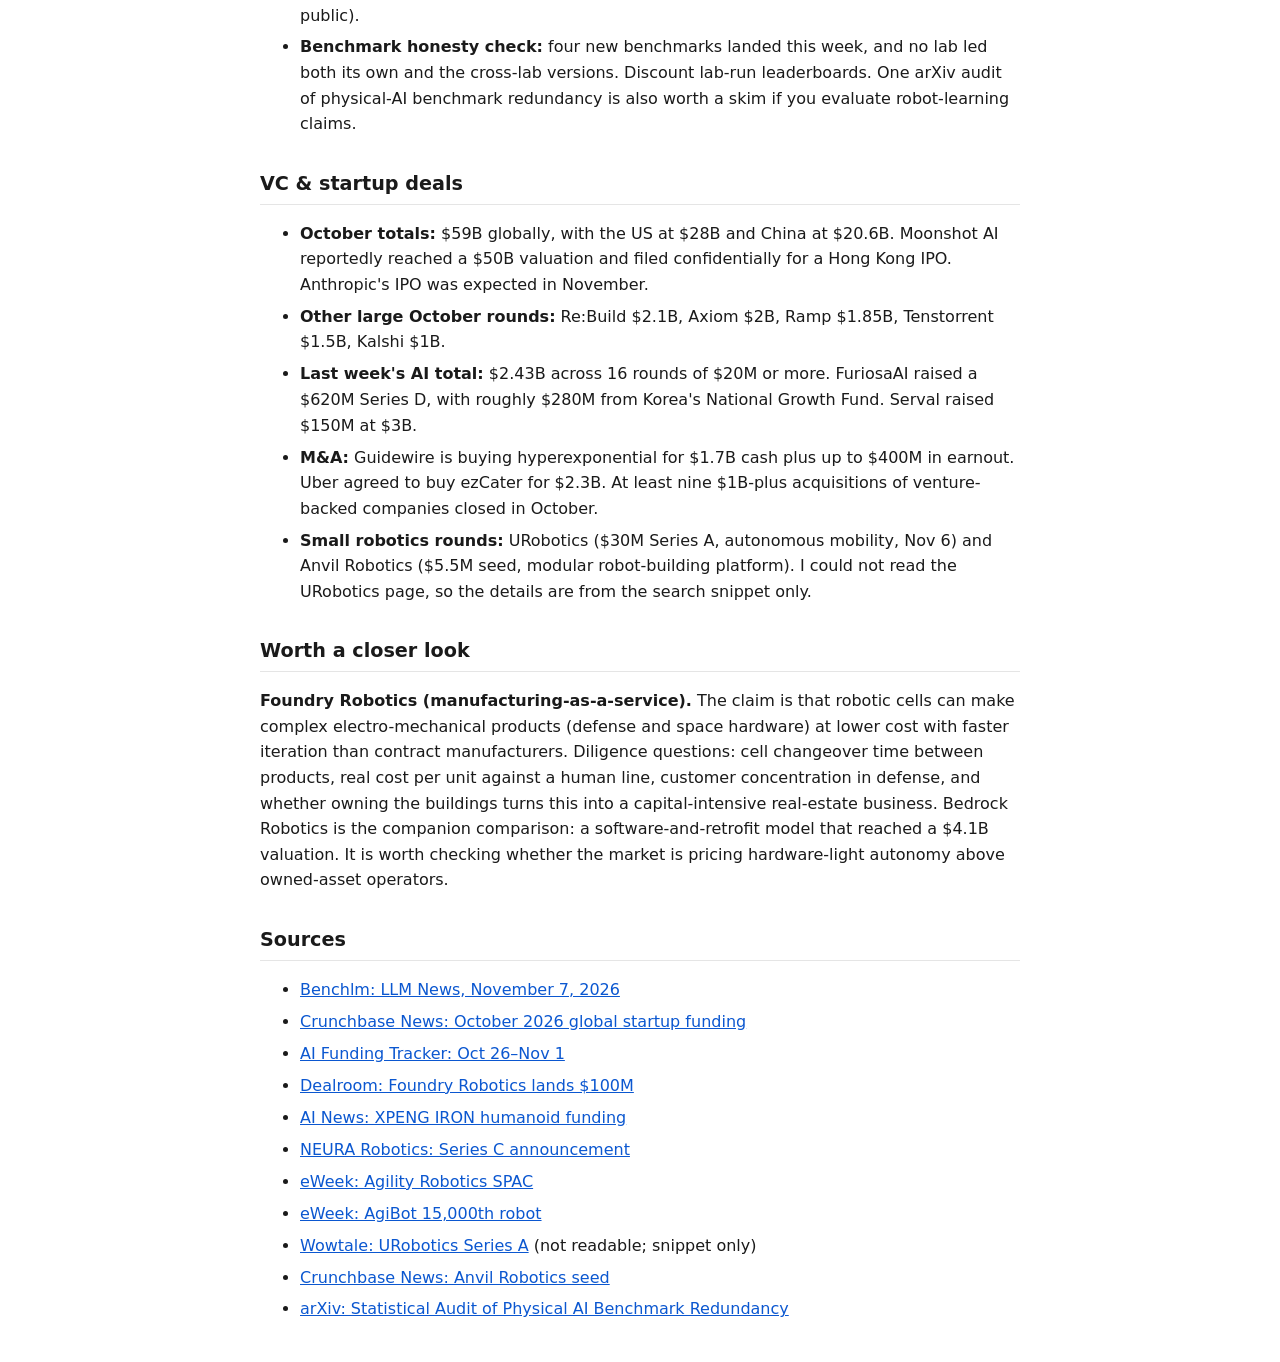
<file: digest/2026-11-07.html>
<!doctype html>
<html lang="en"><head><meta charset="utf-8"><meta name="viewport" content="width=device-width,initial-scale=1">
<title>Research Digest: 2026-11-07</title><link rel="stylesheet" href="style.css"></head><body>
<p><a href="index.html">&larr; All digests</a></p>
<h1>Daily Research Digest: Nov 7, 2026</h1>
<p class="note">Caveat: search coverage of the last 24 hours was thin, especially in robotics. I widened to roughly the past week. Items are dated where I could confirm a date, and I marked them where I couldn't.</p>

<h2>Top 3 things to know</h2>
<ol>
<li><b>Open-weight models keep closing on the frontier.</b> Moonshot released the full Kimi K3.1 Pro weights (about 2.8T total and 104B active parameters, modified MIT license). A benchmark aggregator ranks it 12th overall, its highest open-weight placement. For deployment, this lowers the cost floor for anyone building on top of models.</li>
<li><b>Money is still concentrating in a few huge rounds.</b> October global venture funding was about $59B, up 45% year over year. DeepSeek's reported $15.9B raise at about $90B led it. Seven billion-dollar-plus rounds made up just over 40% of the total, and AI took about 66%. Headline growth is mostly mega-rounds, not breadth.</li>
<li><b>Physical AI is shifting from model demos to capital-heavy operations.</b> Bedrock Robotics (autonomy for construction equipment) raised $600M at a $4.1B post-money valuation. Foundry Robotics raised $100M to own and run robot-staffed factories. Investors are now funding the operating model, not just the robot.</li>
</ol>

<h2>Robotics &amp; physical AI</h2>
<ul>
<li><b>Bedrock Robotics: $600M Series C at $4.1B post-money</b> (CapitalG and Emergence co-led, week of Oct 26). Takeaway: autonomy retrofitted onto existing heavy equipment is attracting real money. It is a more deployable wedge than general humanoids.</li>
<li><b>Foundry Robotics: $100M Series A</b> (Marlinspike led; Khosla and others participated; Oct 28). It is a manufacturing-as-a-service model: it owns the facility, deploys robotic cells and runs production for customers (drones, satellites and similar). Takeaway: this is a bet on utilization and unit economics, not on selling robots. It is interesting, but execution risk is high.</li>
<li><b>Agility Robotics going public via SPAC at about $2.5B</b> (reported with about $300M in Digit orders). Takeaway: this is the first real public-market test of humanoid pricing. Coverage points to a discount to private peers, so watch the multiple. Exact timing was not confirmed in my sources.</li>
<li><b>AgiBot rolled off its 15,000th robot.</b> Takeaway: Chinese humanoid makers are ahead on unit volume. Counts are company-reported and say nothing about task reliability or revenue per robot.</li>
<li><b>XPENG's physical AI unit raised over $900M at a $6.3B valuation</b> (Aug 24, so older context). XPENG targets mass production of its IRON humanoid by end of 2026, with customer deliveries in 2027. Hype check: initial deployment is in its own stores and campuses.</li>
<li><b>Hype watch:</b> NEURA's "up to $1.4B" Series C (June) and its "millions of robots by 2030" target are company-stated, and "up to" does real work in that headline.</li>
</ul>

<h2>AI/ML research &amp; models</h2>
<ul>
<li><b>Kimi K3.1 Pro weights released</b> (Moonshot, listed as of Nov 2). API pricing is $2/$10 per million tokens. The license carries conditions for very large commercial users.</li>
<li><b>OpenAI GPT-6 Cyber</b> (Nov 5) is gated to vetted customers and aimed at vulnerability and exploit work. The ExploitGym score of 48.5% vs 42.4% for GPT-6 Astra is OpenAI-reported, so treat it as a vendor claim.</li>
<li><b>Thinking Machines Lab's Inkling 2 Small</b> (Nov 5) is a mixture-of-experts model (594B total, 17B active, 1M context) with Apache 2.0 weights promised after safety testing. Watch whether the weights actually ship.</li>
<li><b>Smaller releases:</b> Ricursive's Ripple-65B Preview (Apache 2.0, Nov 4; the claimed $32M training cost is unverified), Cognition's SWE-2 Flash, and Tencent's Hy4 (weights not yet public).</li>
<li><b>Benchmark honesty check:</b> four new benchmarks landed this week, and no lab led both its own and the cross-lab versions. Discount lab-run leaderboards. One arXiv audit of physical-AI benchmark redundancy is also worth a skim if you evaluate robot-learning claims.</li>
</ul>

<h2>VC &amp; startup deals</h2>
<ul>
<li><b>October totals:</b> $59B globally, with the US at $28B and China at $20.6B. Moonshot AI reportedly reached a $50B valuation and filed confidentially for a Hong Kong IPO. Anthropic's IPO was expected in November.</li>
<li><b>Other large October rounds:</b> Re:Build $2.1B, Axiom $2B, Ramp $1.85B, Tenstorrent $1.5B, Kalshi $1B.</li>
<li><b>Last week's AI total:</b> $2.43B across 16 rounds of $20M or more. FuriosaAI raised a $620M Series D, with roughly $280M from Korea's National Growth Fund. Serval raised $150M at $3B.</li>
<li><b>M&amp;A:</b> Guidewire is buying hyperexponential for $1.7B cash plus up to $400M in earnout. Uber agreed to buy ezCater for $2.3B. At least nine $1B-plus acquisitions of venture-backed companies closed in October.</li>
<li><b>Small robotics rounds:</b> URobotics ($30M Series A, autonomous mobility, Nov 6) and Anvil Robotics ($5.5M seed, modular robot-building platform). I could not read the URobotics page, so the details are from the search snippet only.</li>
</ul>

<h2>Worth a closer look</h2>
<p><b>Foundry Robotics (manufacturing-as-a-service).</b> The claim is that robotic cells can make complex electro-mechanical products (defense and space hardware) at lower cost with faster iteration than contract manufacturers. Diligence questions: cell changeover time between products, real cost per unit against a human line, customer concentration in defense, and whether owning the buildings turns this into a capital-intensive real-estate business. Bedrock Robotics is the companion comparison: a software-and-retrofit model that reached a $4.1B valuation. It is worth checking whether the market is pricing hardware-light autonomy above owned-asset operators.</p>

<h2>Sources</h2>
<ul>
<li><a href="https://benchlm.ai/blog/posts/llm-news-november-7-2026">Benchlm: LLM News, November 7, 2026</a></li>
<li><a href="https://news.crunchbase.com/venture/october-2026-global-startup-funding-strong-china-deepseek/">Crunchbase News: October 2026 global startup funding</a></li>
<li><a href="https://aifundingtracker.com/ai-funding-oct-26-nov-1-furiosaai-bedrock-robotics-lead-2-43b-week/">AI Funding Tracker: Oct 26–Nov 1</a></li>
<li><a href="https://dealroom.co/news/167689-foundry-robotics-lands-100m-to-own-and-run-ai-powered-factories/">Dealroom: Foundry Robotics lands $100M</a></li>
<li><a href="https://www.artificialintelligence-news.com/news/xpeng-iron-humanoid-robot-draws-record-physical-ai-funding/">AI News: XPENG IRON humanoid funding</a></li>
<li><a href="https://neura-robotics.com/record-series-c/">NEURA Robotics: Series C announcement</a></li>
<li><a href="https://www.eweek.com/news/agility-robotics-spac-deal-digit-humanoid-robots/">eWeek: Agility Robotics SPAC</a></li>
<li><a href="https://www.eweek.com/news/agibot-15000-robot-embodied-ai/">eWeek: AgiBot 15,000th robot</a></li>
<li><a href="https://en.wowtale.net/2026/11/06/235876/">Wowtale: URobotics Series A</a> (not readable; snippet only)</li>
<li><a href="https://news.crunchbase.com/robotics/physical-ai-custom-robot-builder-seed-funding-anvil/">Crunchbase News: Anvil Robotics seed</a></li>
<li><a href="https://arxiv.org/pdf/2608.25940">arXiv: Statistical Audit of Physical AI Benchmark Redundancy</a></li>
</ul>
</body></html>
</file>
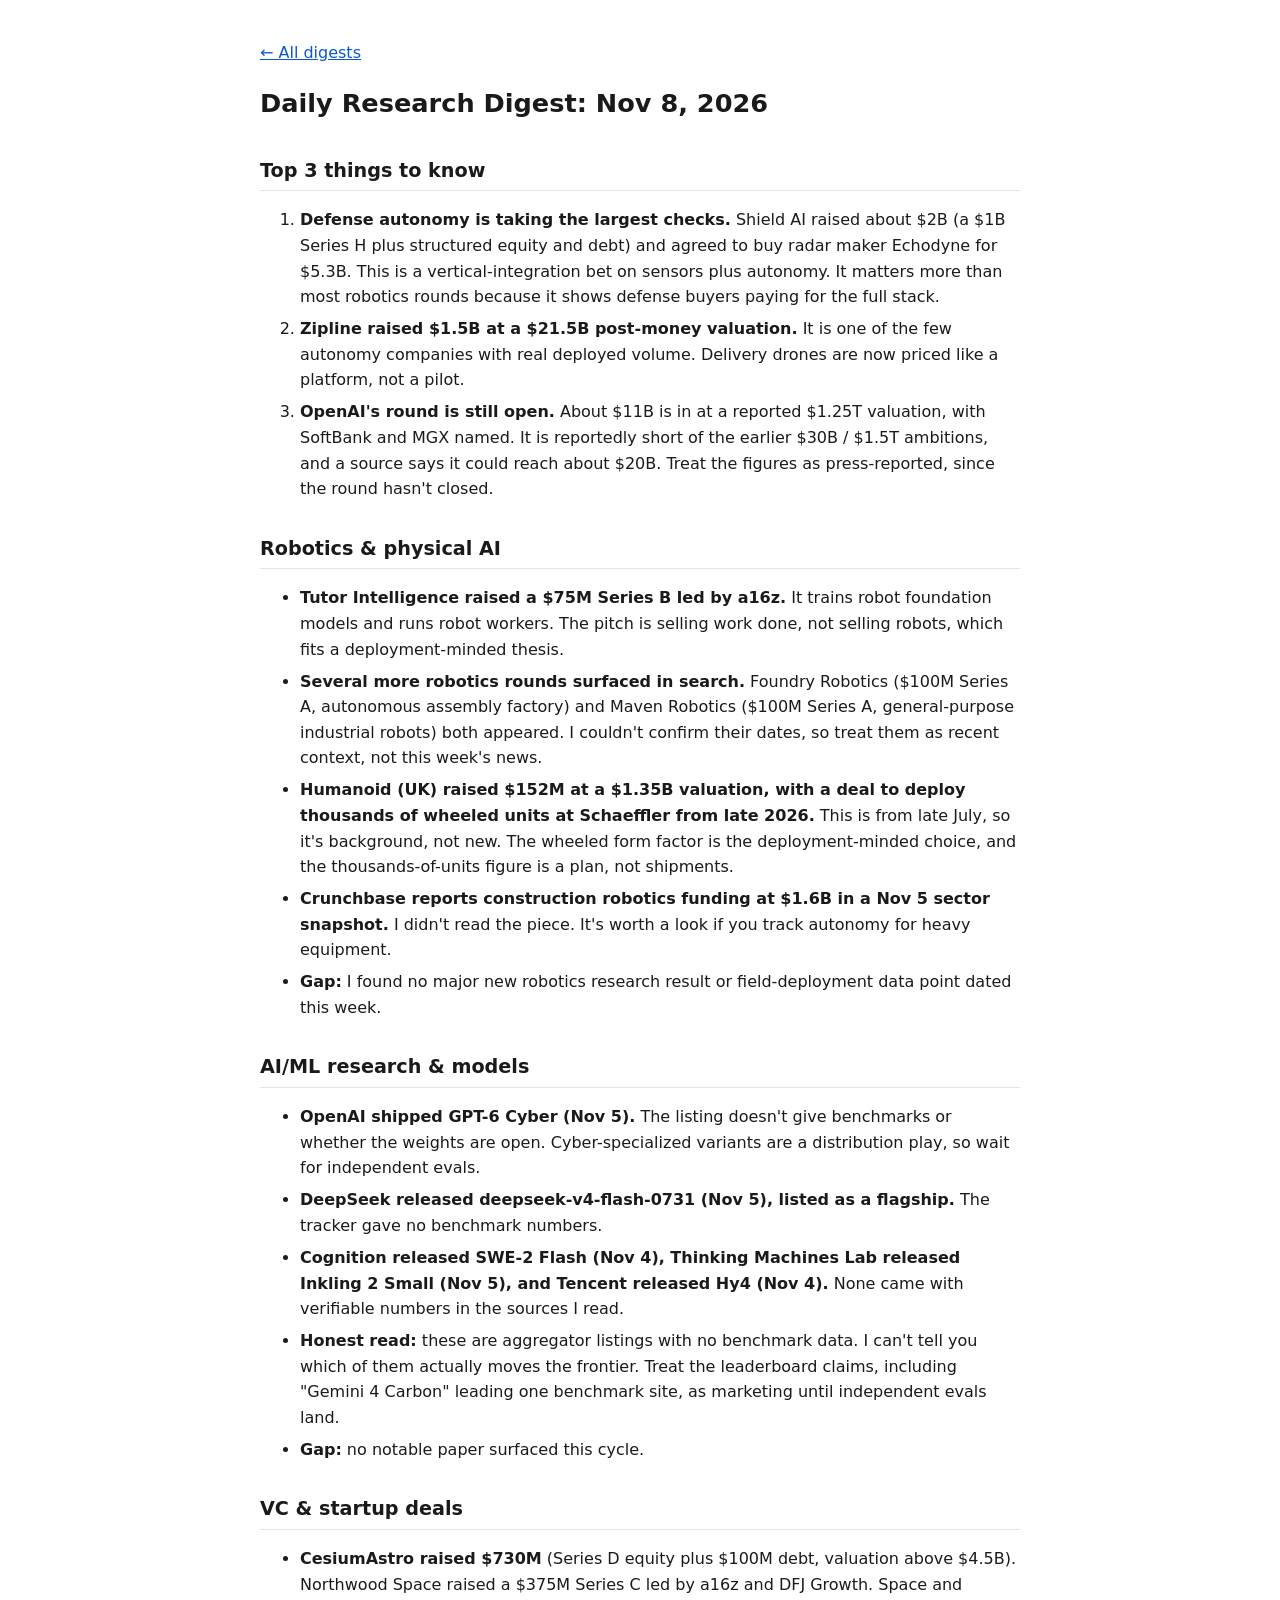
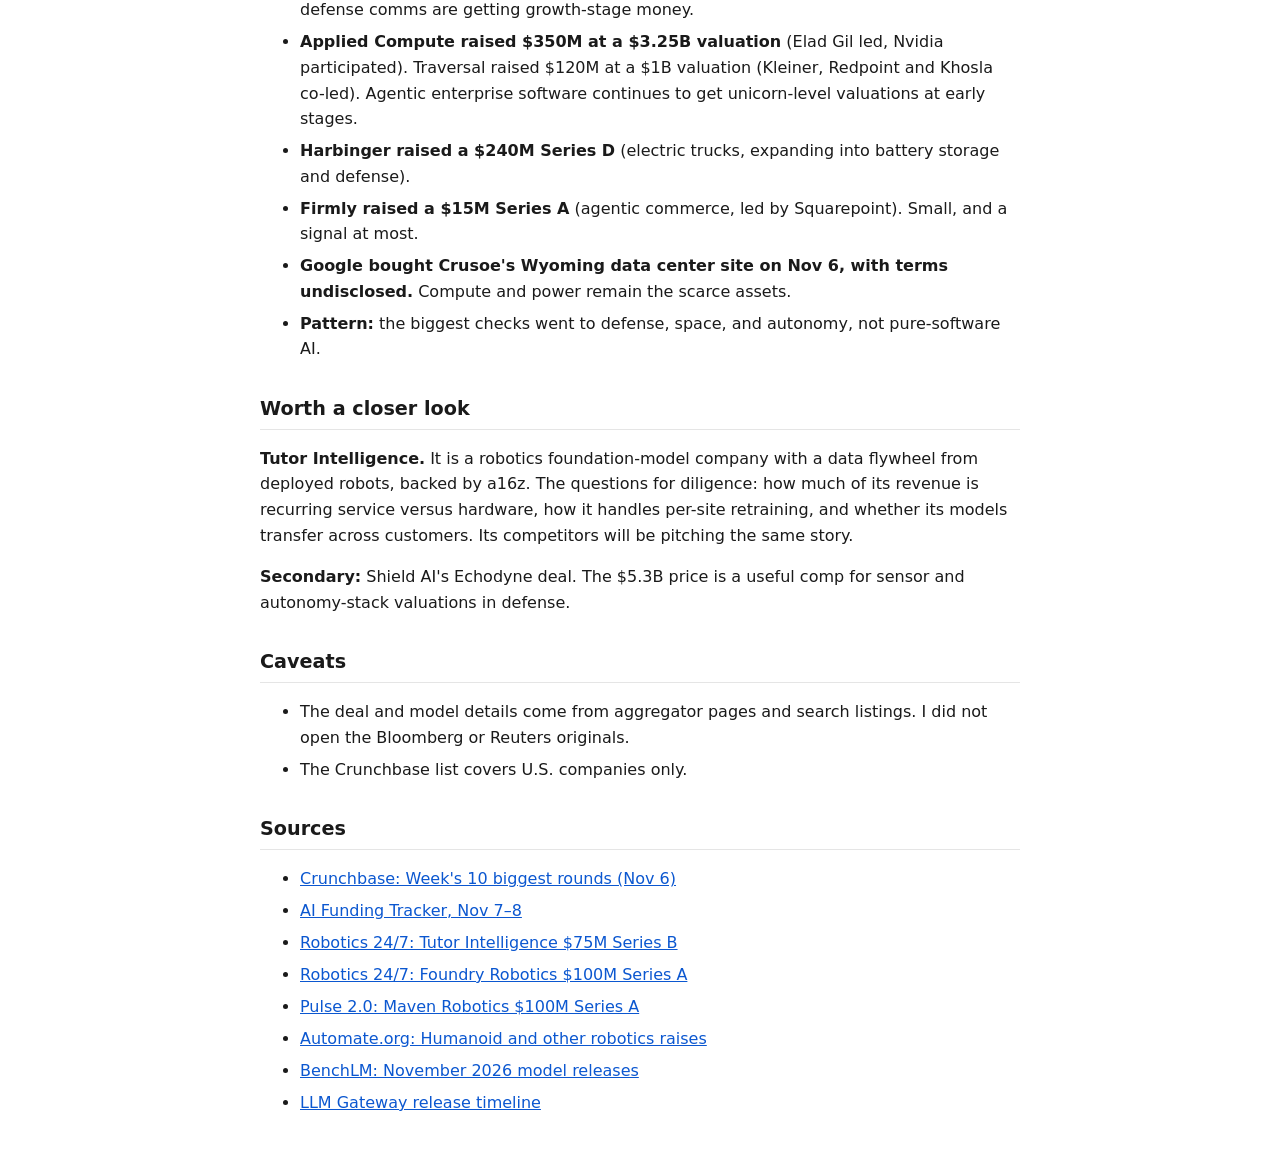
<file: digest/2026-11-08.html>
<!doctype html>
<html lang="en"><head><meta charset="utf-8"><meta name="viewport" content="width=device-width,initial-scale=1">
<title>Research Digest: 2026-11-08</title><link rel="stylesheet" href="style.css"></head><body>
<p><a href="index.html">&larr; All digests</a></p>
<h1>Daily Research Digest: Nov 8, 2026</h1>

<h2>Top 3 things to know</h2>
<ol>
<li><b>Defense autonomy is taking the largest checks.</b> Shield AI raised about $2B (a $1B Series H plus structured equity and debt) and agreed to buy radar maker Echodyne for $5.3B. This is a vertical-integration bet on sensors plus autonomy. It matters more than most robotics rounds because it shows defense buyers paying for the full stack.</li>
<li><b>Zipline raised $1.5B at a $21.5B post-money valuation.</b> It is one of the few autonomy companies with real deployed volume. Delivery drones are now priced like a platform, not a pilot.</li>
<li><b>OpenAI's round is still open.</b> About $11B is in at a reported $1.25T valuation, with SoftBank and MGX named. It is reportedly short of the earlier $30B / $1.5T ambitions, and a source says it could reach about $20B. Treat the figures as press-reported, since the round hasn't closed.</li>
</ol>

<h2>Robotics &amp; physical AI</h2>
<ul>
<li><b>Tutor Intelligence raised a $75M Series B led by a16z.</b> It trains robot foundation models and runs robot workers. The pitch is selling work done, not selling robots, which fits a deployment-minded thesis.</li>
<li><b>Several more robotics rounds surfaced in search.</b> Foundry Robotics ($100M Series A, autonomous assembly factory) and Maven Robotics ($100M Series A, general-purpose industrial robots) both appeared. I couldn't confirm their dates, so treat them as recent context, not this week's news.</li>
<li><b>Humanoid (UK) raised $152M at a $1.35B valuation, with a deal to deploy thousands of wheeled units at Schaeffler from late 2026.</b> This is from late July, so it's background, not new. The wheeled form factor is the deployment-minded choice, and the thousands-of-units figure is a plan, not shipments.</li>
<li><b>Crunchbase reports construction robotics funding at $1.6B in a Nov 5 sector snapshot.</b> I didn't read the piece. It's worth a look if you track autonomy for heavy equipment.</li>
<li><b>Gap:</b> I found no major new robotics research result or field-deployment data point dated this week.</li>
</ul>

<h2>AI/ML research &amp; models</h2>
<ul>
<li><b>OpenAI shipped GPT-6 Cyber (Nov 5).</b> The listing doesn't give benchmarks or whether the weights are open. Cyber-specialized variants are a distribution play, so wait for independent evals.</li>
<li><b>DeepSeek released deepseek-v4-flash-0731 (Nov 5), listed as a flagship.</b> The tracker gave no benchmark numbers.</li>
<li><b>Cognition released SWE-2 Flash (Nov 4), Thinking Machines Lab released Inkling 2 Small (Nov 5), and Tencent released Hy4 (Nov 4).</b> None came with verifiable numbers in the sources I read.</li>
<li><b>Honest read:</b> these are aggregator listings with no benchmark data. I can't tell you which of them actually moves the frontier. Treat the leaderboard claims, including "Gemini 4 Carbon" leading one benchmark site, as marketing until independent evals land.</li>
<li><b>Gap:</b> no notable paper surfaced this cycle.</li>
</ul>

<h2>VC &amp; startup deals</h2>
<ul>
<li><b>CesiumAstro raised $730M</b> (Series D equity plus $100M debt, valuation above $4.5B). Northwood Space raised a $375M Series C led by a16z and DFJ Growth. Space and defense comms are getting growth-stage money.</li>
<li><b>Applied Compute raised $350M at a $3.25B valuation</b> (Elad Gil led, Nvidia participated). Traversal raised $120M at a $1B valuation (Kleiner, Redpoint and Khosla co-led). Agentic enterprise software continues to get unicorn-level valuations at early stages.</li>
<li><b>Harbinger raised a $240M Series D</b> (electric trucks, expanding into battery storage and defense).</li>
<li><b>Firmly raised a $15M Series A</b> (agentic commerce, led by Squarepoint). Small, and a signal at most.</li>
<li><b>Google bought Crusoe's Wyoming data center site on Nov 6, with terms undisclosed.</b> Compute and power remain the scarce assets.</li>
<li><b>Pattern:</b> the biggest checks went to defense, space, and autonomy, not pure-software AI.</li>
</ul>

<h2>Worth a closer look</h2>
<p><b>Tutor Intelligence.</b> It is a robotics foundation-model company with a data flywheel from deployed robots, backed by a16z. The questions for diligence: how much of its revenue is recurring service versus hardware, how it handles per-site retraining, and whether its models transfer across customers. Its competitors will be pitching the same story.</p>
<p><b>Secondary:</b> Shield AI's Echodyne deal. The $5.3B price is a useful comp for sensor and autonomy-stack valuations in defense.</p>

<h2>Caveats</h2>
<ul>
<li>The deal and model details come from aggregator pages and search listings. I did not open the Bloomberg or Reuters originals.</li>
<li>The Crunchbase list covers U.S. companies only.</li>
</ul>

<h2>Sources</h2>
<ul>
<li><a href="https://news.crunchbase.com/venture/biggest-startup-rounds-ai-defense-space-tech-shield-zipline/">Crunchbase: Week's 10 biggest rounds (Nov 6)</a></li>
<li><a href="https://aifundingtracker.com/ai-funding-news-nov-7-8-2026/">AI Funding Tracker, Nov 7–8</a></li>
<li><a href="https://www.robotics247.com/article/tutor-intelligence-raises-75m-series-b-to-scale-frontier-robotics-model-training-manufacturing-and-deployment">Robotics 24/7: Tutor Intelligence $75M Series B</a></li>
<li><a href="https://www.robotics247.com/article/foundry-robotics-raises-100m-series-a-to-build-autonomous-factory-for-assembly">Robotics 24/7: Foundry Robotics $100M Series A</a></li>
<li><a href="https://pulse2.com/maven-robotics-raises-100-million-series-a-to-scale-general-purpose-industrial-robots-for-manufacturing-and-logistics/">Pulse 2.0: Maven Robotics $100M Series A</a></li>
<li><a href="https://www.automate.org/robotics/industry-insights/robotics-raises-atoms-gritt-humanoid-perceptual-robotics-ropedia">Automate.org: Humanoid and other robotics raises</a></li>
<li><a href="https://benchlm.ai/model-updates/releases/november-2026">BenchLM: November 2026 model releases</a></li>
<li><a href="https://llmgateway.io/timeline">LLM Gateway release timeline</a></li>
</ul>
</body></html>
</file>
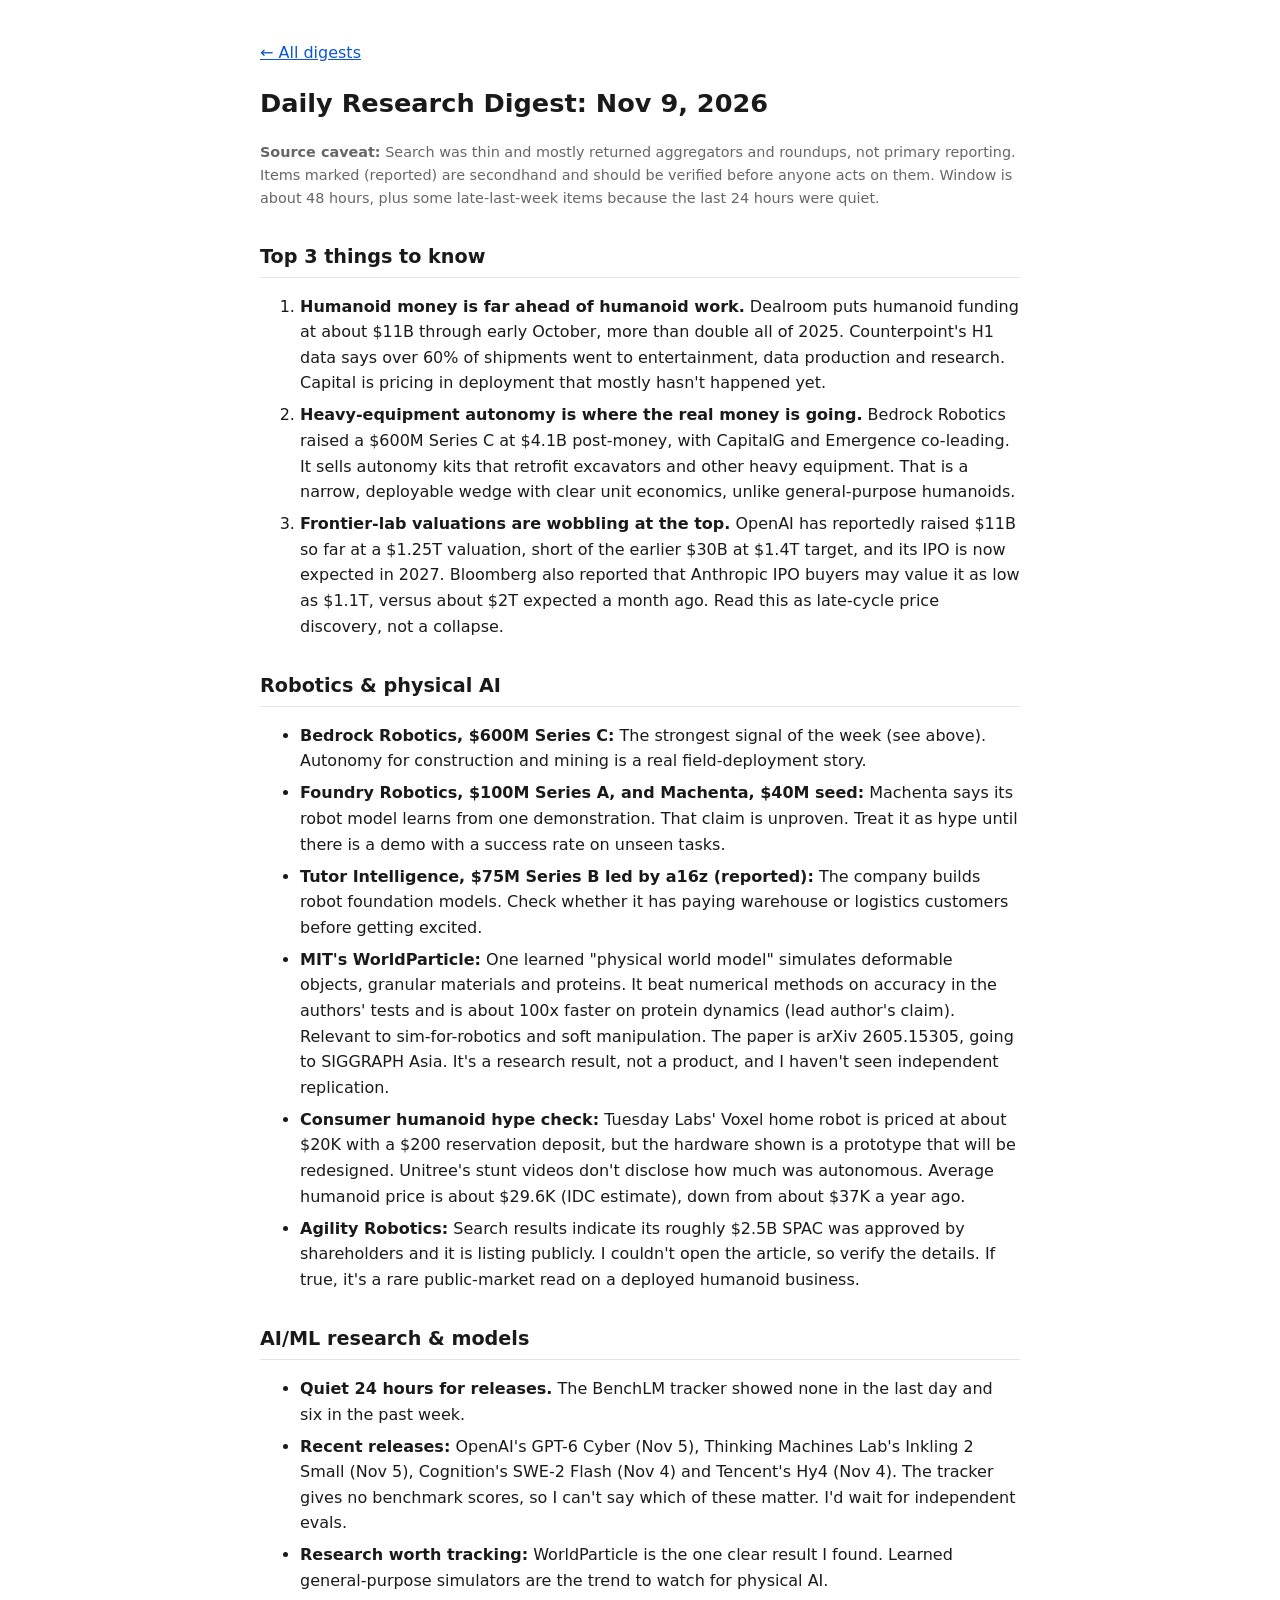
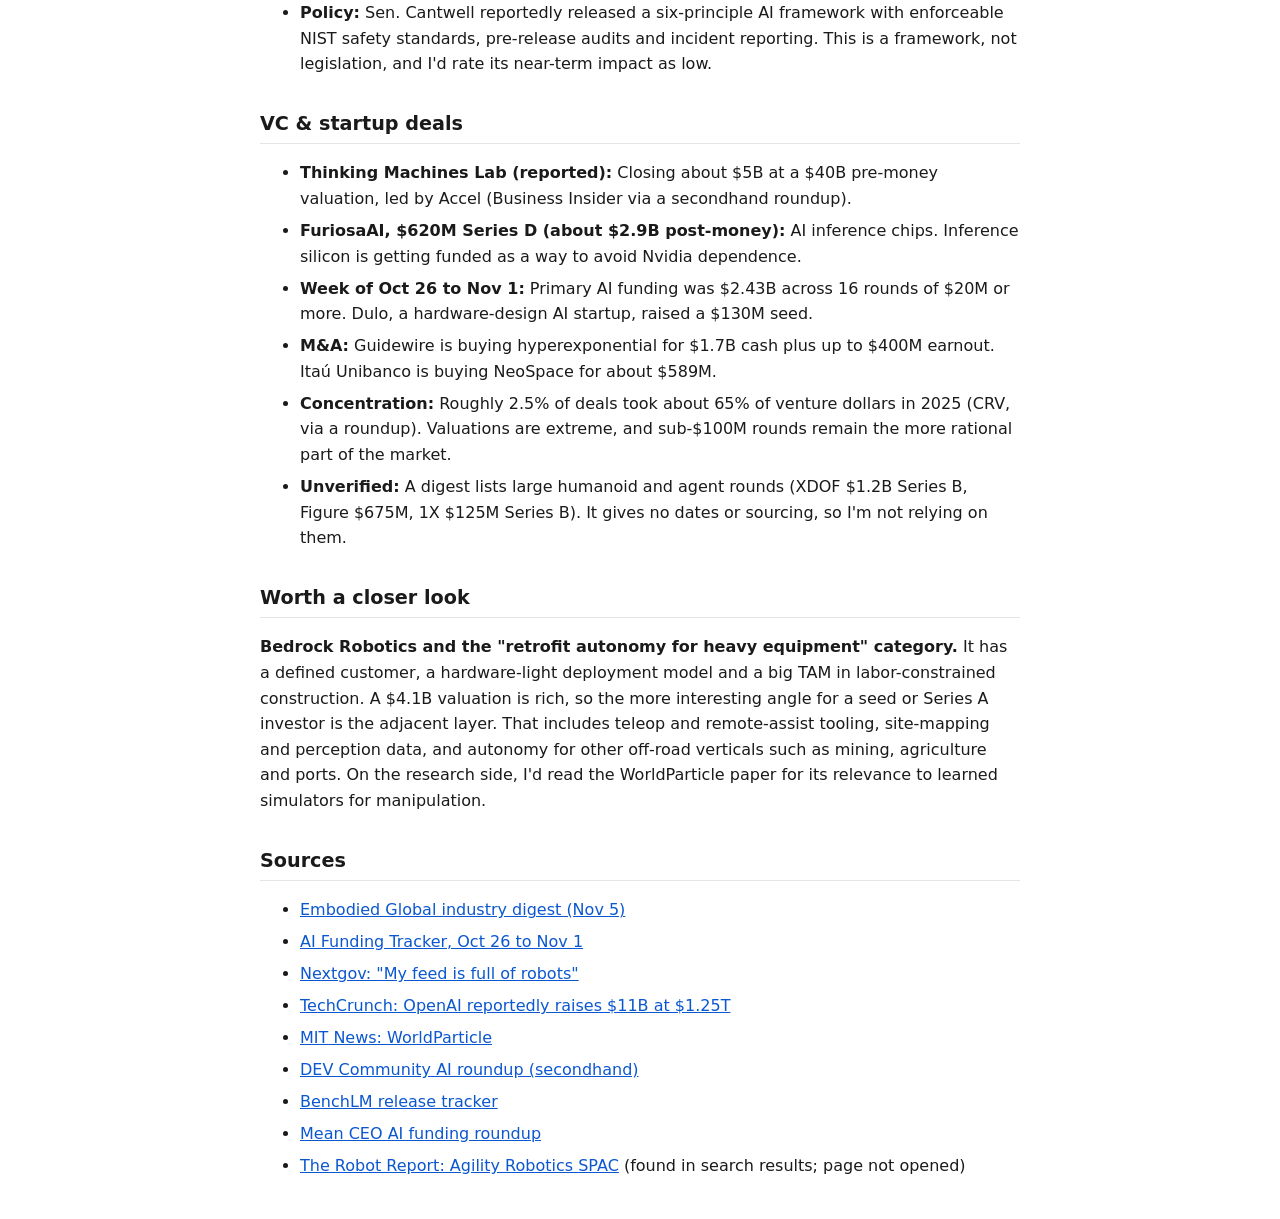
<file: digest/2026-11-09.html>
<!doctype html>
<html lang="en"><head><meta charset="utf-8"><meta name="viewport" content="width=device-width,initial-scale=1">
<title>Research Digest: 2026-11-09</title><link rel="stylesheet" href="style.css"></head><body>
<p><a href="index.html">&larr; All digests</a></p>
<h1>Daily Research Digest: Nov 9, 2026</h1>
<p class="note"><b>Source caveat:</b> Search was thin and mostly returned aggregators and roundups, not primary reporting. Items marked (reported) are secondhand and should be verified before anyone acts on them. Window is about 48 hours, plus some late-last-week items because the last 24 hours were quiet.</p>

<h2>Top 3 things to know</h2>
<ol>
<li><b>Humanoid money is far ahead of humanoid work.</b> Dealroom puts humanoid funding at about $11B through early October, more than double all of 2025. Counterpoint's H1 data says over 60% of shipments went to entertainment, data production and research. Capital is pricing in deployment that mostly hasn't happened yet.</li>
<li><b>Heavy-equipment autonomy is where the real money is going.</b> Bedrock Robotics raised a $600M Series C at $4.1B post-money, with CapitalG and Emergence co-leading. It sells autonomy kits that retrofit excavators and other heavy equipment. That is a narrow, deployable wedge with clear unit economics, unlike general-purpose humanoids.</li>
<li><b>Frontier-lab valuations are wobbling at the top.</b> OpenAI has reportedly raised $11B so far at a $1.25T valuation, short of the earlier $30B at $1.4T target, and its IPO is now expected in 2027. Bloomberg also reported that Anthropic IPO buyers may value it as low as $1.1T, versus about $2T expected a month ago. Read this as late-cycle price discovery, not a collapse.</li>
</ol>

<h2>Robotics &amp; physical AI</h2>
<ul>
<li><b>Bedrock Robotics, $600M Series C:</b> The strongest signal of the week (see above). Autonomy for construction and mining is a real field-deployment story.</li>
<li><b>Foundry Robotics, $100M Series A, and Machenta, $40M seed:</b> Machenta says its robot model learns from one demonstration. That claim is unproven. Treat it as hype until there is a demo with a success rate on unseen tasks.</li>
<li><b>Tutor Intelligence, $75M Series B led by a16z (reported):</b> The company builds robot foundation models. Check whether it has paying warehouse or logistics customers before getting excited.</li>
<li><b>MIT's WorldParticle:</b> One learned "physical world model" simulates deformable objects, granular materials and proteins. It beat numerical methods on accuracy in the authors' tests and is about 100x faster on protein dynamics (lead author's claim). Relevant to sim-for-robotics and soft manipulation. The paper is arXiv 2605.15305, going to SIGGRAPH Asia. It's a research result, not a product, and I haven't seen independent replication.</li>
<li><b>Consumer humanoid hype check:</b> Tuesday Labs' Voxel home robot is priced at about $20K with a $200 reservation deposit, but the hardware shown is a prototype that will be redesigned. Unitree's stunt videos don't disclose how much was autonomous. Average humanoid price is about $29.6K (IDC estimate), down from about $37K a year ago.</li>
<li><b>Agility Robotics:</b> Search results indicate its roughly $2.5B SPAC was approved by shareholders and it is listing publicly. I couldn't open the article, so verify the details. If true, it's a rare public-market read on a deployed humanoid business.</li>
</ul>

<h2>AI/ML research &amp; models</h2>
<ul>
<li><b>Quiet 24 hours for releases.</b> The BenchLM tracker showed none in the last day and six in the past week.</li>
<li><b>Recent releases:</b> OpenAI's GPT-6 Cyber (Nov 5), Thinking Machines Lab's Inkling 2 Small (Nov 5), Cognition's SWE-2 Flash (Nov 4) and Tencent's Hy4 (Nov 4). The tracker gives no benchmark scores, so I can't say which of these matter. I'd wait for independent evals.</li>
<li><b>Research worth tracking:</b> WorldParticle is the one clear result I found. Learned general-purpose simulators are the trend to watch for physical AI.</li>
<li><b>Policy:</b> Sen. Cantwell reportedly released a six-principle AI framework with enforceable NIST safety standards, pre-release audits and incident reporting. This is a framework, not legislation, and I'd rate its near-term impact as low.</li>
</ul>

<h2>VC &amp; startup deals</h2>
<ul>
<li><b>Thinking Machines Lab (reported):</b> Closing about $5B at a $40B pre-money valuation, led by Accel (Business Insider via a secondhand roundup).</li>
<li><b>FuriosaAI, $620M Series D (about $2.9B post-money):</b> AI inference chips. Inference silicon is getting funded as a way to avoid Nvidia dependence.</li>
<li><b>Week of Oct 26 to Nov 1:</b> Primary AI funding was $2.43B across 16 rounds of $20M or more. Dulo, a hardware-design AI startup, raised a $130M seed.</li>
<li><b>M&amp;A:</b> Guidewire is buying hyperexponential for $1.7B cash plus up to $400M earnout. Itaú Unibanco is buying NeoSpace for about $589M.</li>
<li><b>Concentration:</b> Roughly 2.5% of deals took about 65% of venture dollars in 2025 (CRV, via a roundup). Valuations are extreme, and sub-$100M rounds remain the more rational part of the market.</li>
<li><b>Unverified:</b> A digest lists large humanoid and agent rounds (XDOF $1.2B Series B, Figure $675M, 1X $125M Series B). It gives no dates or sourcing, so I'm not relying on them.</li>
</ul>

<h2>Worth a closer look</h2>
<p><b>Bedrock Robotics and the "retrofit autonomy for heavy equipment" category.</b> It has a defined customer, a hardware-light deployment model and a big TAM in labor-constrained construction. A $4.1B valuation is rich, so the more interesting angle for a seed or Series A investor is the adjacent layer. That includes teleop and remote-assist tooling, site-mapping and perception data, and autonomy for other off-road verticals such as mining, agriculture and ports. On the research side, I'd read the WorldParticle paper for its relevance to learned simulators for manipulation.</p>

<h2>Sources</h2>
<ul>
<li><a href="https://embodiedglobal.com/en/article/weekly-industry-digest-20261105">Embodied Global industry digest (Nov 5)</a></li>
<li><a href="https://aifundingtracker.com/ai-funding-oct-26-nov-1-furiosaai-bedrock-robotics-lead-2-43b-week/">AI Funding Tracker, Oct 26 to Nov 1</a></li>
<li><a href="https://www.nextgov.com/emerging-tech/2026/11/my-feed-full-robots-someone-should-check-them/417005/">Nextgov: "My feed is full of robots"</a></li>
<li><a href="https://techcrunch.com/2026/11/06/openai-reportedly-raises-an-additional-11-billion-at-a-1-25-trillion-valuation">TechCrunch: OpenAI reportedly raises $11B at $1.25T</a></li>
<li><a href="https://news.mit.edu/2026/single-ai-model-simulates-many-substances-behavior-1109">MIT News: WorldParticle</a></li>
<li><a href="https://dev.to/technaom/six-things-happened-in-ai-today-the-one-worth-your-attention-is-thinking-machines-lab-f39">DEV Community AI roundup (secondhand)</a></li>
<li><a href="https://benchlm.ai/model-updates">BenchLM release tracker</a></li>
<li><a href="https://blog.mean.ceo/ai-startup-funding-news-november-2026/">Mean CEO AI funding roundup</a></li>
<li><a href="https://www.therobotreport.com/agility-robotics-shareholders-approve-25b-humanoid-spac/">The Robot Report: Agility Robotics SPAC</a> (found in search results; page not opened)</li>
</ul>
</body></html>
</file>
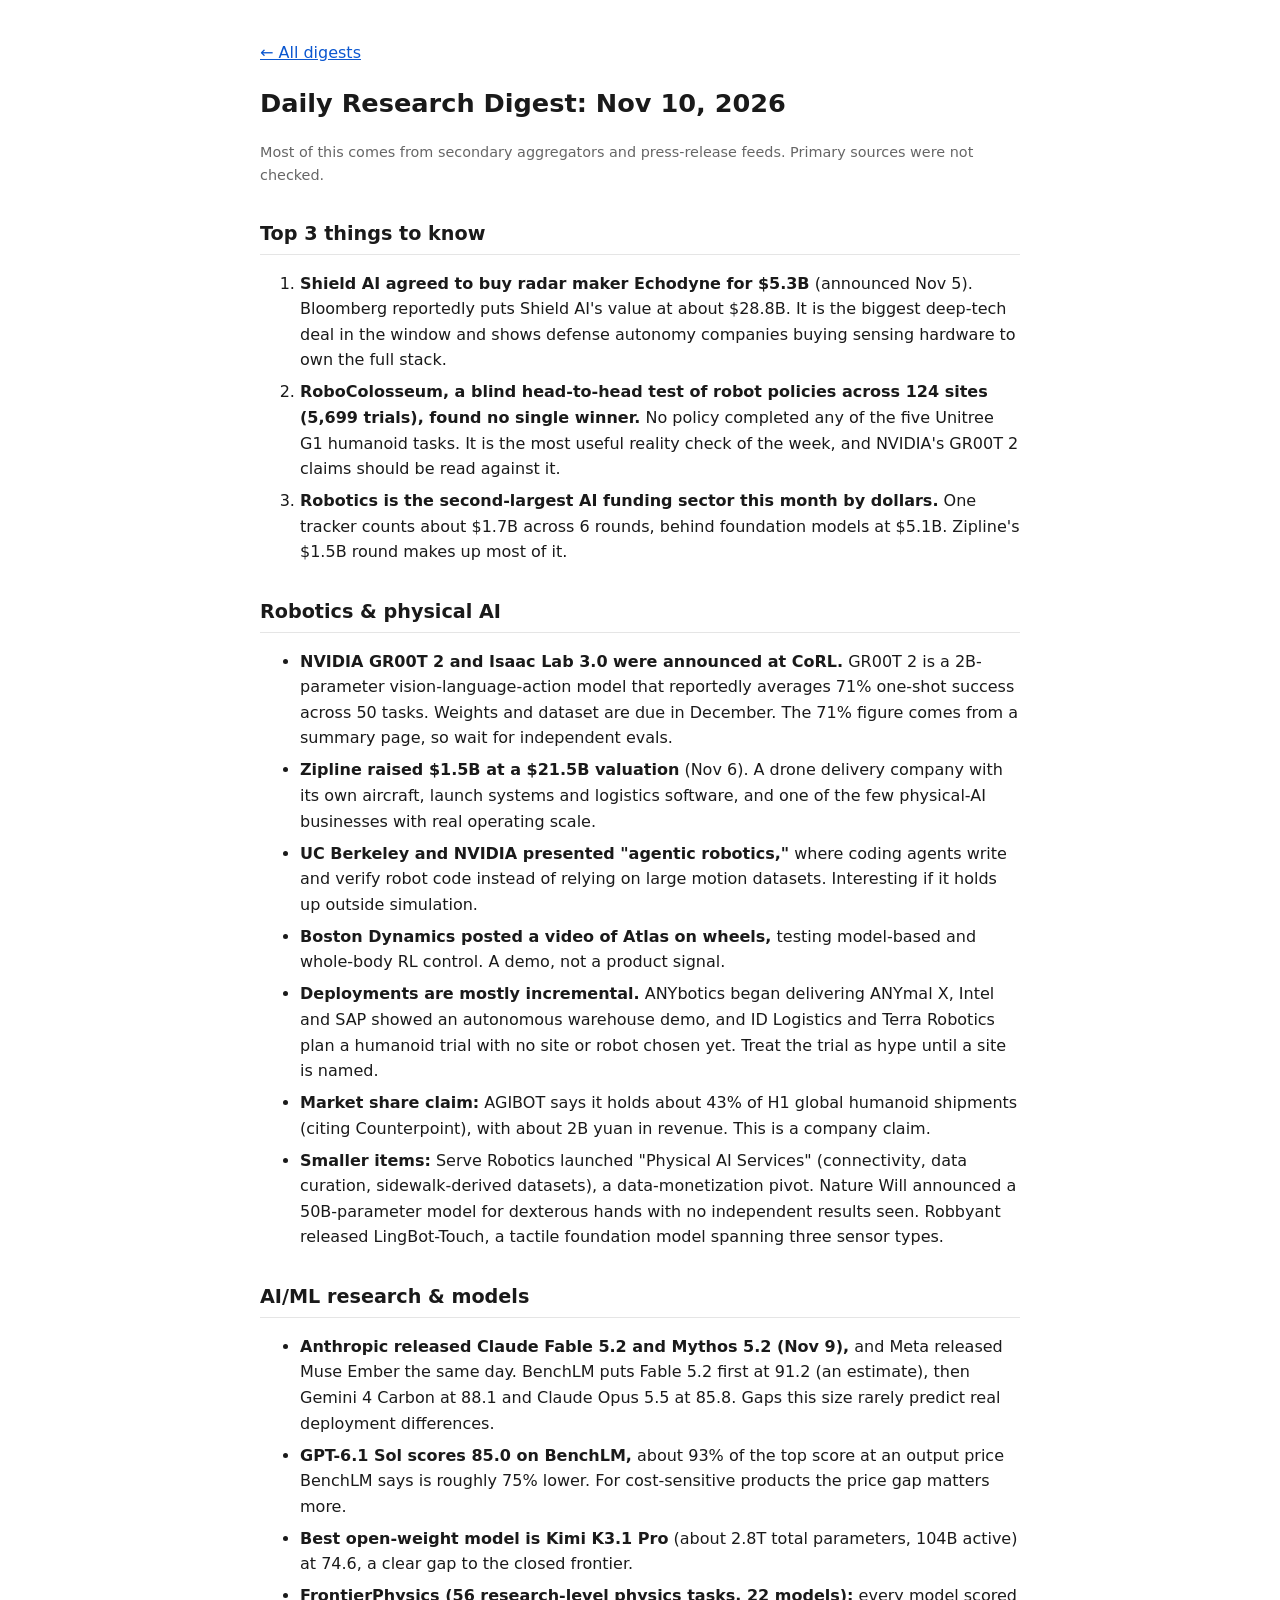
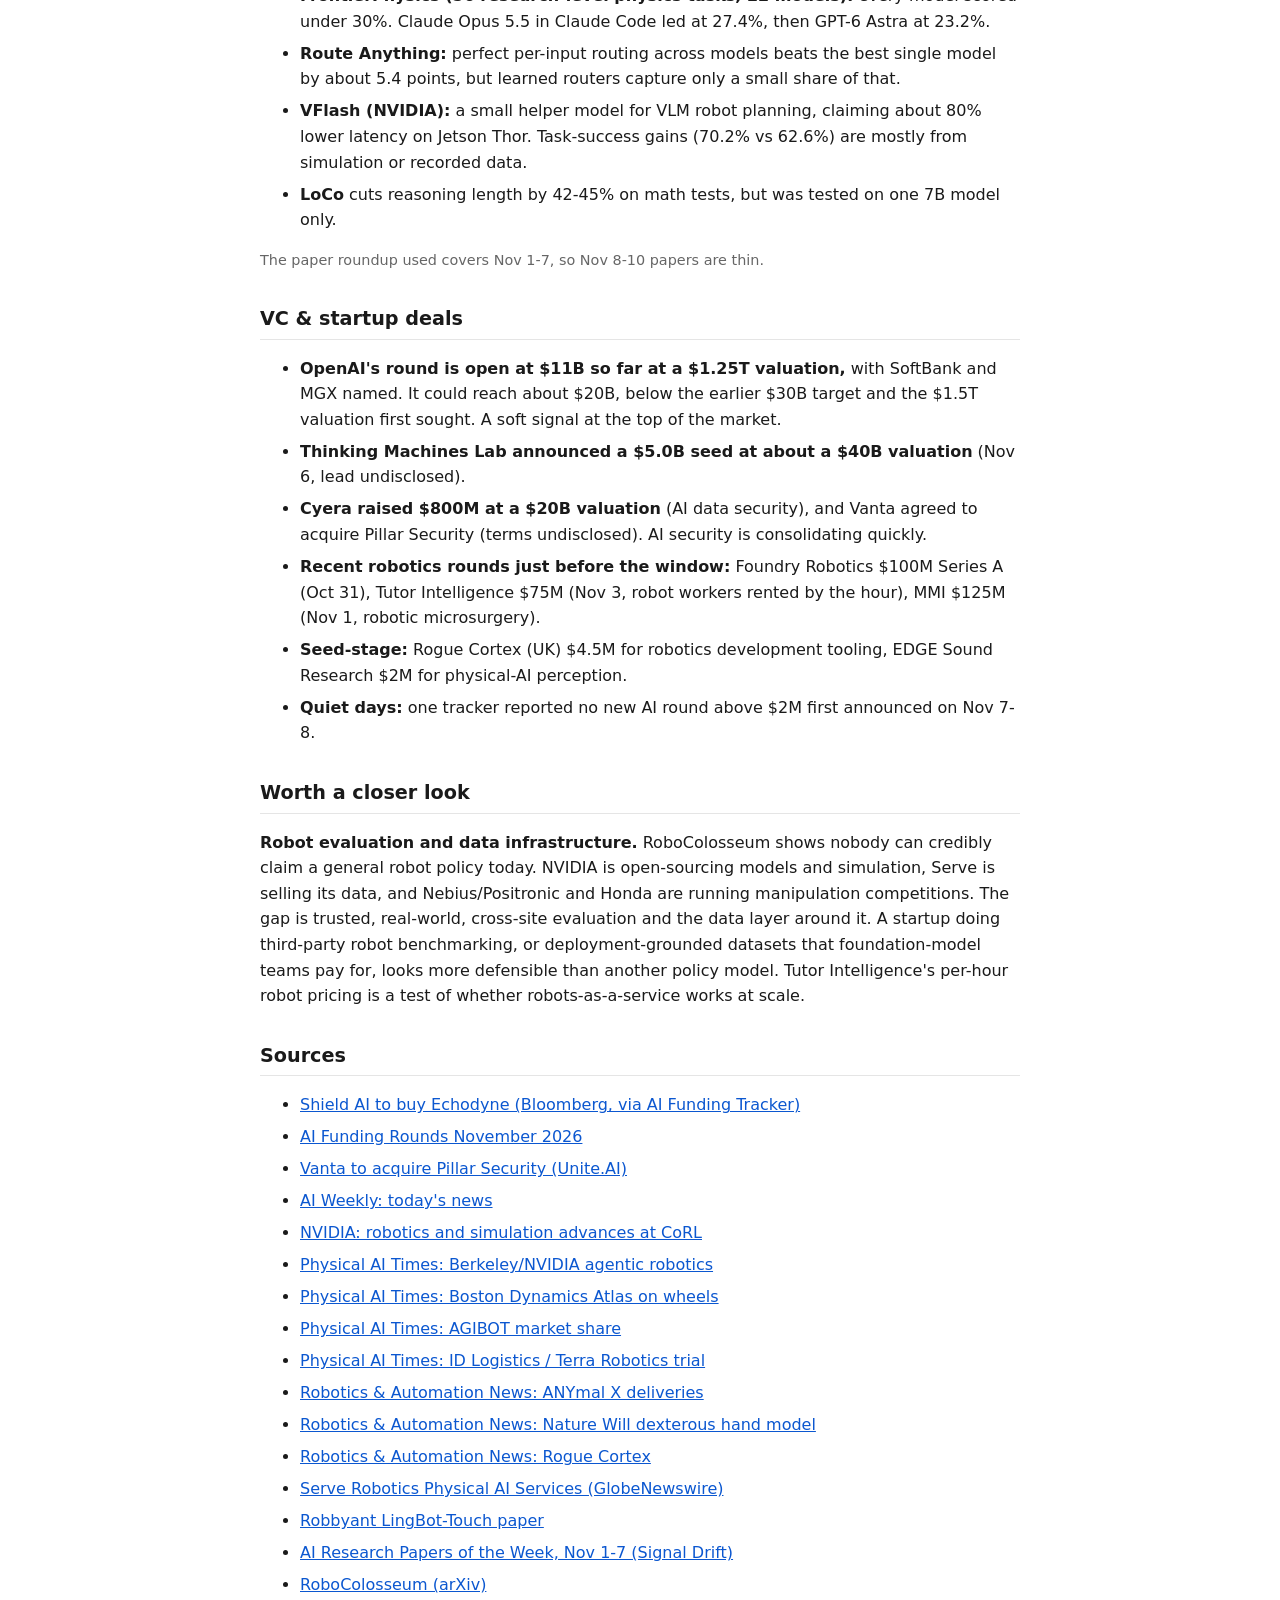
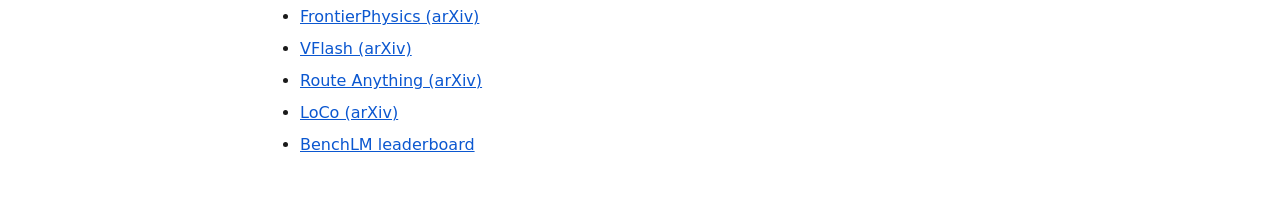
<file: digest/2026-11-10.html>
<!doctype html>
<html lang="en"><head><meta charset="utf-8"><meta name="viewport" content="width=device-width,initial-scale=1">
<title>Research Digest: 2026-11-10</title><link rel="stylesheet" href="style.css"></head><body>
<p><a href="index.html">&larr; All digests</a></p>
<h1>Daily Research Digest: Nov 10, 2026</h1>
<p class="note">Most of this comes from secondary aggregators and press-release feeds. Primary sources were not checked.</p>

<h2>Top 3 things to know</h2>
<ol>
<li><b>Shield AI agreed to buy radar maker Echodyne for $5.3B</b> (announced Nov 5). Bloomberg reportedly puts Shield AI's value at about $28.8B. It is the biggest deep-tech deal in the window and shows defense autonomy companies buying sensing hardware to own the full stack.</li>
<li><b>RoboColosseum, a blind head-to-head test of robot policies across 124 sites (5,699 trials), found no single winner.</b> No policy completed any of the five Unitree G1 humanoid tasks. It is the most useful reality check of the week, and NVIDIA's GR00T 2 claims should be read against it.</li>
<li><b>Robotics is the second-largest AI funding sector this month by dollars.</b> One tracker counts about $1.7B across 6 rounds, behind foundation models at $5.1B. Zipline's $1.5B round makes up most of it.</li>
</ol>

<h2>Robotics &amp; physical AI</h2>
<ul>
<li><b>NVIDIA GR00T 2 and Isaac Lab 3.0 were announced at CoRL.</b> GR00T 2 is a 2B-parameter vision-language-action model that reportedly averages 71% one-shot success across 50 tasks. Weights and dataset are due in December. The 71% figure comes from a summary page, so wait for independent evals.</li>
<li><b>Zipline raised $1.5B at a $21.5B valuation</b> (Nov 6). A drone delivery company with its own aircraft, launch systems and logistics software, and one of the few physical-AI businesses with real operating scale.</li>
<li><b>UC Berkeley and NVIDIA presented "agentic robotics,"</b> where coding agents write and verify robot code instead of relying on large motion datasets. Interesting if it holds up outside simulation.</li>
<li><b>Boston Dynamics posted a video of Atlas on wheels,</b> testing model-based and whole-body RL control. A demo, not a product signal.</li>
<li><b>Deployments are mostly incremental.</b> ANYbotics began delivering ANYmal X, Intel and SAP showed an autonomous warehouse demo, and ID Logistics and Terra Robotics plan a humanoid trial with no site or robot chosen yet. Treat the trial as hype until a site is named.</li>
<li><b>Market share claim:</b> AGIBOT says it holds about 43% of H1 global humanoid shipments (citing Counterpoint), with about 2B yuan in revenue. This is a company claim.</li>
<li><b>Smaller items:</b> Serve Robotics launched "Physical AI Services" (connectivity, data curation, sidewalk-derived datasets), a data-monetization pivot. Nature Will announced a 50B-parameter model for dexterous hands with no independent results seen. Robbyant released LingBot-Touch, a tactile foundation model spanning three sensor types.</li>
</ul>

<h2>AI/ML research &amp; models</h2>
<ul>
<li><b>Anthropic released Claude Fable 5.2 and Mythos 5.2 (Nov 9),</b> and Meta released Muse Ember the same day. BenchLM puts Fable 5.2 first at 91.2 (an estimate), then Gemini 4 Carbon at 88.1 and Claude Opus 5.5 at 85.8. Gaps this size rarely predict real deployment differences.</li>
<li><b>GPT-6.1 Sol scores 85.0 on BenchLM,</b> about 93% of the top score at an output price BenchLM says is roughly 75% lower. For cost-sensitive products the price gap matters more.</li>
<li><b>Best open-weight model is Kimi K3.1 Pro</b> (about 2.8T total parameters, 104B active) at 74.6, a clear gap to the closed frontier.</li>
<li><b>FrontierPhysics (56 research-level physics tasks, 22 models):</b> every model scored under 30%. Claude Opus 5.5 in Claude Code led at 27.4%, then GPT-6 Astra at 23.2%.</li>
<li><b>Route Anything:</b> perfect per-input routing across models beats the best single model by about 5.4 points, but learned routers capture only a small share of that.</li>
<li><b>VFlash (NVIDIA):</b> a small helper model for VLM robot planning, claiming about 80% lower latency on Jetson Thor. Task-success gains (70.2% vs 62.6%) are mostly from simulation or recorded data.</li>
<li><b>LoCo</b> cuts reasoning length by 42-45% on math tests, but was tested on one 7B model only.</li>
</ul>
<p class="note">The paper roundup used covers Nov 1-7, so Nov 8-10 papers are thin.</p>

<h2>VC &amp; startup deals</h2>
<ul>
<li><b>OpenAI's round is open at $11B so far at a $1.25T valuation,</b> with SoftBank and MGX named. It could reach about $20B, below the earlier $30B target and the $1.5T valuation first sought. A soft signal at the top of the market.</li>
<li><b>Thinking Machines Lab announced a $5.0B seed at about a $40B valuation</b> (Nov 6, lead undisclosed).</li>
<li><b>Cyera raised $800M at a $20B valuation</b> (AI data security), and Vanta agreed to acquire Pillar Security (terms undisclosed). AI security is consolidating quickly.</li>
<li><b>Recent robotics rounds just before the window:</b> Foundry Robotics $100M Series A (Oct 31), Tutor Intelligence $75M (Nov 3, robot workers rented by the hour), MMI $125M (Nov 1, robotic microsurgery).</li>
<li><b>Seed-stage:</b> Rogue Cortex (UK) $4.5M for robotics development tooling, EDGE Sound Research $2M for physical-AI perception.</li>
<li><b>Quiet days:</b> one tracker reported no new AI round above $2M first announced on Nov 7-8.</li>
</ul>

<h2>Worth a closer look</h2>
<p><b>Robot evaluation and data infrastructure.</b> RoboColosseum shows nobody can credibly claim a general robot policy today. NVIDIA is open-sourcing models and simulation, Serve is selling its data, and Nebius/Positronic and Honda are running manipulation competitions. The gap is trusted, real-world, cross-site evaluation and the data layer around it. A startup doing third-party robot benchmarking, or deployment-grounded datasets that foundation-model teams pay for, looks more defensible than another policy model. Tutor Intelligence's per-hour robot pricing is a test of whether robots-as-a-service works at scale.</p>

<h2>Sources</h2>
<ul>
<li><a href="https://aifundingtracker.com/ai-funding-news-nov-7-8-2026/">Shield AI to buy Echodyne (Bloomberg, via AI Funding Tracker)</a></li>
<li><a href="https://aifunding.me/roundups/november-2026">AI Funding Rounds November 2026</a></li>
<li><a href="https://www.unite.ai/vanta-signs-deal-to-acquire-ai-security-firm-pillar-security/">Vanta to acquire Pillar Security (Unite.AI)</a></li>
<li><a href="https://aiweekly.co/ai-news-today">AI Weekly: today's news</a></li>
<li><a href="https://blogs.nvidia.com/blog/robotics-simulation-advancements-corl/">NVIDIA: robotics and simulation advances at CoRL</a></li>
<li><a href="https://physical-ai-times.com/en/news/195379aa7df7/">Physical AI Times: Berkeley/NVIDIA agentic robotics</a></li>
<li><a href="https://physical-ai-times.com/en/news/337d064abb7f/">Physical AI Times: Boston Dynamics Atlas on wheels</a></li>
<li><a href="https://physical-ai-times.com/en/news/36330ab412af/">Physical AI Times: AGIBOT market share</a></li>
<li><a href="https://physical-ai-times.com/en/news/e7e1a813a3c4/">Physical AI Times: ID Logistics / Terra Robotics trial</a></li>
<li><a href="https://roboticsandautomationnews.com/2026/11/09/anybotics-begins-deliveries-of-anymal-x-robot-for-hazardous-industrial-environments/106837">Robotics &amp; Automation News: ANYmal X deliveries</a></li>
<li><a href="https://roboticsandautomationnews.com/2026/11/09/nature-will-launches-50-billion-parameter-ai-model-for-dexterous-robot-hands/106855">Robotics &amp; Automation News: Nature Will dexterous hand model</a></li>
<li><a href="https://roboticsandautomationnews.com/2026/11/09/rogue-cortex-emerges-from-stealth-with-4-5-million-to-simplify-robotics-development/106831">Robotics &amp; Automation News: Rogue Cortex</a></li>
<li><a href="https://www.globenewswire.com/news-release/2026/11/05/3397009/0/en/serve-robotics-launches-physical-ai-services-opening-technology-behind-its-robot-fleets-to-leading-physical-ai-companies.html">Serve Robotics Physical AI Services (GlobeNewswire)</a></li>
<li><a href="https://huggingface.co/papers/2611.12806">Robbyant LingBot-Touch paper</a></li>
<li><a href="https://signaldrifts.substack.com/p/ai-research-papers-of-the-week3">AI Research Papers of the Week, Nov 1-7 (Signal Drift)</a></li>
<li><a href="https://arxiv.org/abs/2611.02497">RoboColosseum (arXiv)</a></li>
<li><a href="https://arxiv.org/abs/2611.06910">FrontierPhysics (arXiv)</a></li>
<li><a href="https://arxiv.org/abs/2611.08449">VFlash (arXiv)</a></li>
<li><a href="https://arxiv.org/abs/2611.05275">Route Anything (arXiv)</a></li>
<li><a href="https://arxiv.org/abs/2611.04814">LoCo (arXiv)</a></li>
<li><a href="https://benchlm.ai/">BenchLM leaderboard</a></li>
</ul>
</body></html>
</file>
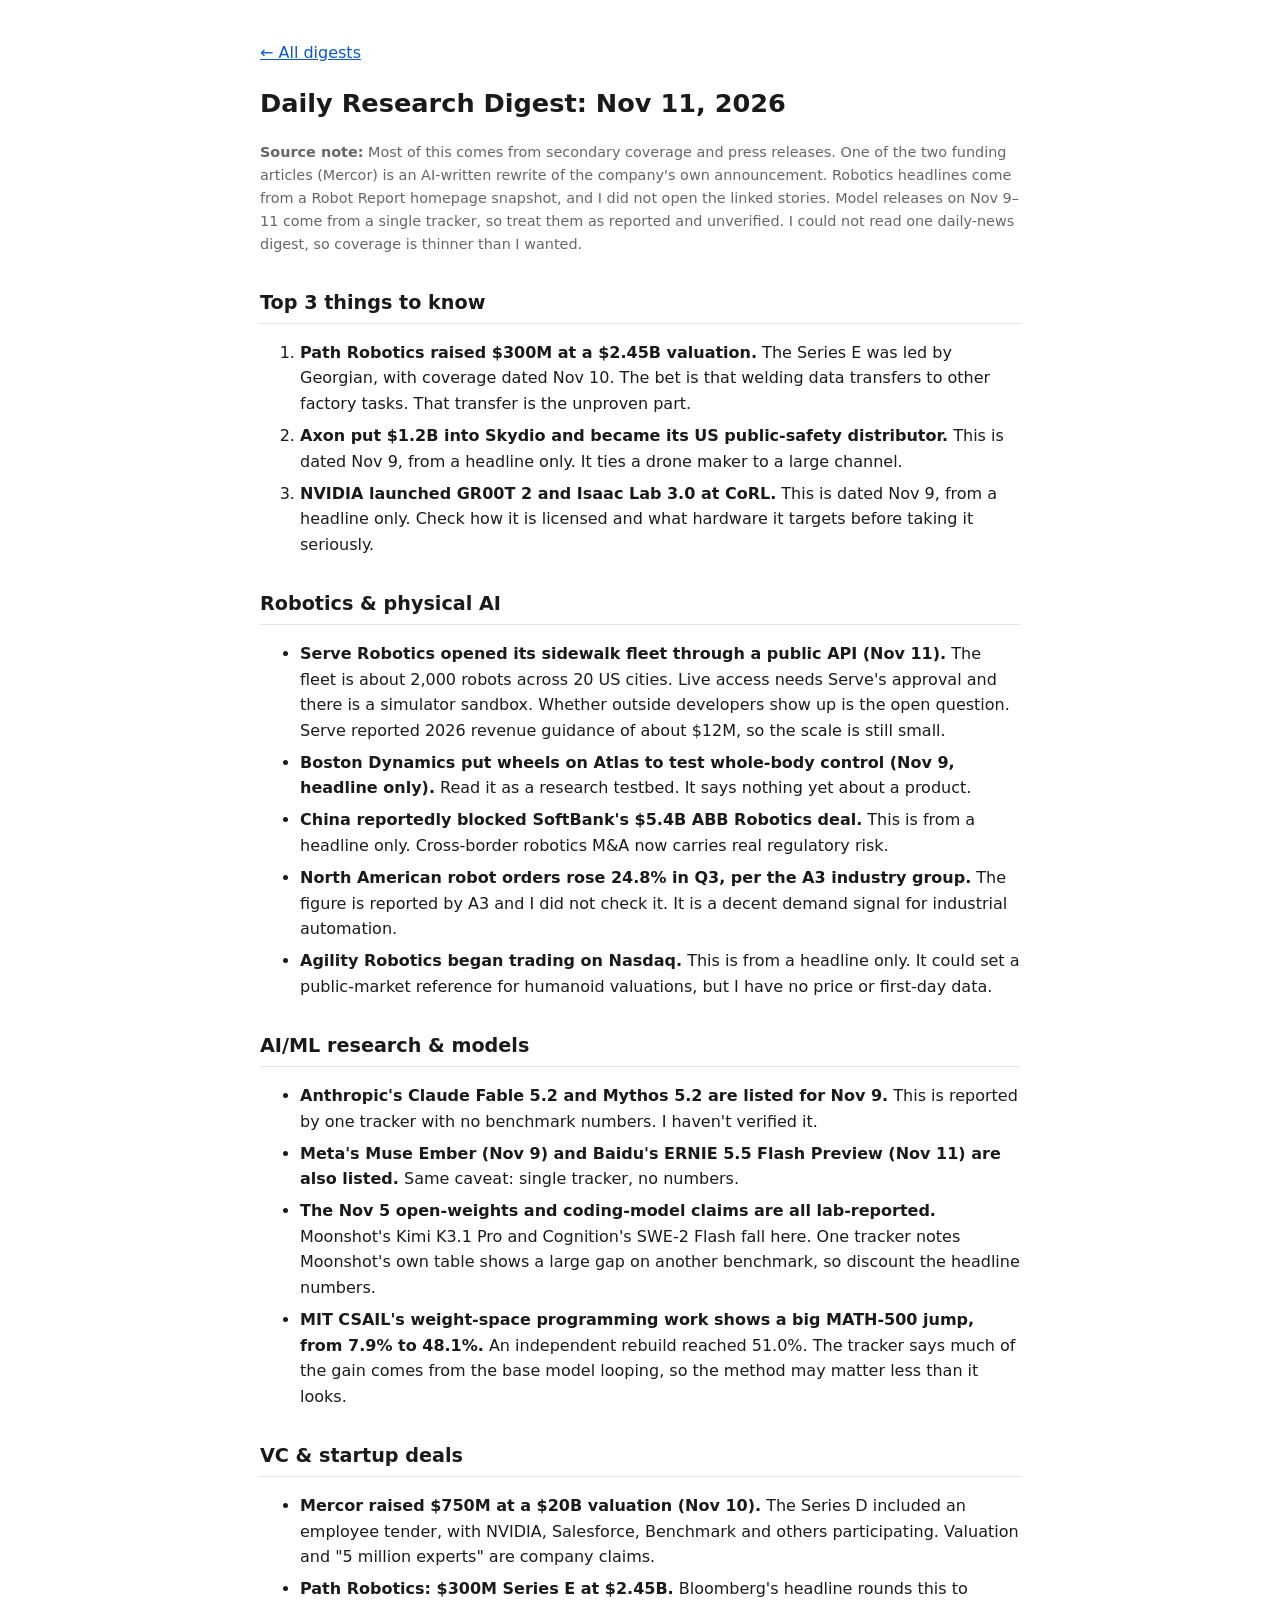
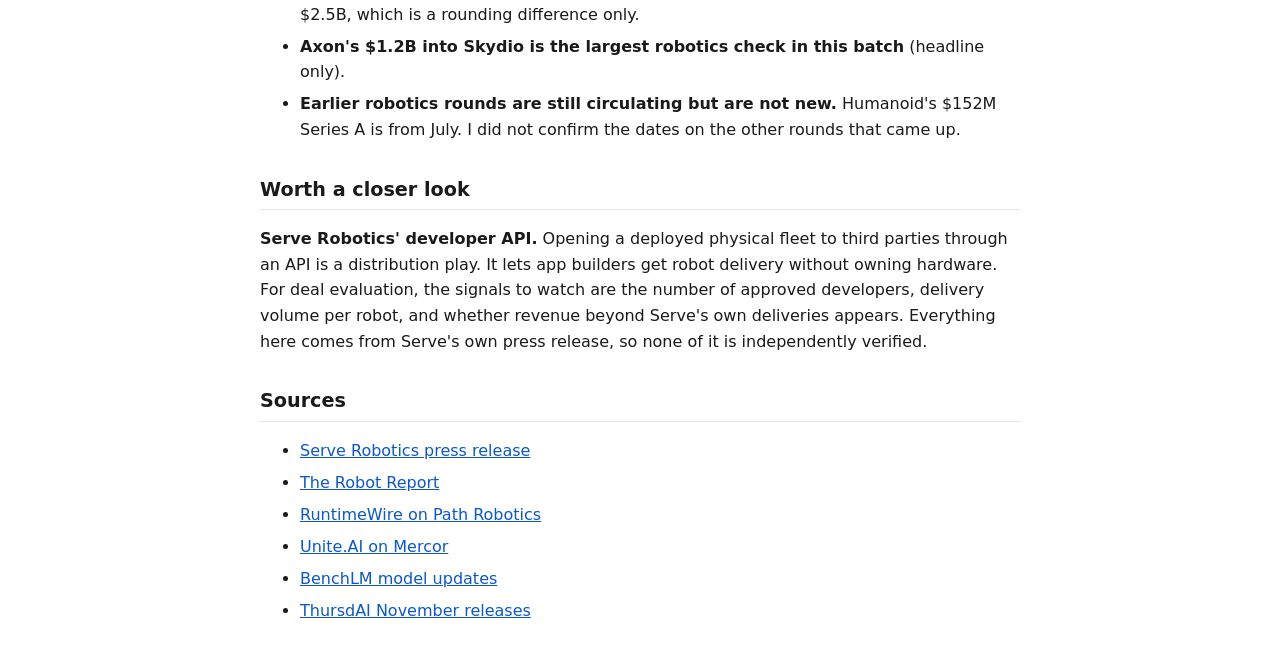
<file: digest/2026-11-11.html>
<!doctype html>
<html lang="en"><head><meta charset="utf-8"><meta name="viewport" content="width=device-width,initial-scale=1">
<title>Research Digest: 2026-11-11</title><link rel="stylesheet" href="style.css"></head><body>
<p><a href="index.html">&larr; All digests</a></p>
<h1>Daily Research Digest: Nov 11, 2026</h1>
<p class="note"><b>Source note:</b> Most of this comes from secondary coverage and press releases. One of the two funding articles (Mercor) is an AI-written rewrite of the company's own announcement. Robotics headlines come from a Robot Report homepage snapshot, and I did not open the linked stories. Model releases on Nov 9–11 come from a single tracker, so treat them as reported and unverified. I could not read one daily-news digest, so coverage is thinner than I wanted.</p>

<h2>Top 3 things to know</h2>
<ol>
<li><b>Path Robotics raised $300M at a $2.45B valuation.</b> The Series E was led by Georgian, with coverage dated Nov 10. The bet is that welding data transfers to other factory tasks. That transfer is the unproven part.</li>
<li><b>Axon put $1.2B into Skydio and became its US public-safety distributor.</b> This is dated Nov 9, from a headline only. It ties a drone maker to a large channel.</li>
<li><b>NVIDIA launched GR00T 2 and Isaac Lab 3.0 at CoRL.</b> This is dated Nov 9, from a headline only. Check how it is licensed and what hardware it targets before taking it seriously.</li>
</ol>

<h2>Robotics &amp; physical AI</h2>
<ul>
<li><b>Serve Robotics opened its sidewalk fleet through a public API (Nov 11).</b> The fleet is about 2,000 robots across 20 US cities. Live access needs Serve's approval and there is a simulator sandbox. Whether outside developers show up is the open question. Serve reported 2026 revenue guidance of about $12M, so the scale is still small.</li>
<li><b>Boston Dynamics put wheels on Atlas to test whole-body control (Nov 9, headline only).</b> Read it as a research testbed. It says nothing yet about a product.</li>
<li><b>China reportedly blocked SoftBank's $5.4B ABB Robotics deal.</b> This is from a headline only. Cross-border robotics M&amp;A now carries real regulatory risk.</li>
<li><b>North American robot orders rose 24.8% in Q3, per the A3 industry group.</b> The figure is reported by A3 and I did not check it. It is a decent demand signal for industrial automation.</li>
<li><b>Agility Robotics began trading on Nasdaq.</b> This is from a headline only. It could set a public-market reference for humanoid valuations, but I have no price or first-day data.</li>
</ul>

<h2>AI/ML research &amp; models</h2>
<ul>
<li><b>Anthropic's Claude Fable 5.2 and Mythos 5.2 are listed for Nov 9.</b> This is reported by one tracker with no benchmark numbers. I haven't verified it.</li>
<li><b>Meta's Muse Ember (Nov 9) and Baidu's ERNIE 5.5 Flash Preview (Nov 11) are also listed.</b> Same caveat: single tracker, no numbers.</li>
<li><b>The Nov 5 open-weights and coding-model claims are all lab-reported.</b> Moonshot's Kimi K3.1 Pro and Cognition's SWE-2 Flash fall here. One tracker notes Moonshot's own table shows a large gap on another benchmark, so discount the headline numbers.</li>
<li><b>MIT CSAIL's weight-space programming work shows a big MATH-500 jump, from 7.9% to 48.1%.</b> An independent rebuild reached 51.0%. The tracker says much of the gain comes from the base model looping, so the method may matter less than it looks.</li>
</ul>

<h2>VC &amp; startup deals</h2>
<ul>
<li><b>Mercor raised $750M at a $20B valuation (Nov 10).</b> The Series D included an employee tender, with NVIDIA, Salesforce, Benchmark and others participating. Valuation and "5 million experts" are company claims.</li>
<li><b>Path Robotics: $300M Series E at $2.45B.</b> Bloomberg's headline rounds this to $2.5B, which is a rounding difference only.</li>
<li><b>Axon's $1.2B into Skydio is the largest robotics check in this batch</b> (headline only).</li>
<li><b>Earlier robotics rounds are still circulating but are not new.</b> Humanoid's $152M Series A is from July. I did not confirm the dates on the other rounds that came up.</li>
</ul>

<h2>Worth a closer look</h2>
<p><b>Serve Robotics' developer API.</b> Opening a deployed physical fleet to third parties through an API is a distribution play. It lets app builders get robot delivery without owning hardware. For deal evaluation, the signals to watch are the number of approved developers, delivery volume per robot, and whether revenue beyond Serve's own deliveries appears. Everything here comes from Serve's own press release, so none of it is independently verified.</p>

<h2>Sources</h2>
<ul>
<li><a href="https://www.globenewswire.com/news-release/2026/11/11/3400656/0/en/serve-robotics-opens-its-robot-delivery-network-for-anyone-to-build-on.html">Serve Robotics press release</a></li>
<li><a href="https://www.therobotreport.com/">The Robot Report</a></li>
<li><a href="https://runtimewire.com/article/path-robotics-300m-series-e-2-45b-valuation">RuntimeWire on Path Robotics</a></li>
<li><a href="https://www.unite.ai/mercor-raises-750m-series-d-at-20b-valuation-to-expand-ai-training/">Unite.AI on Mercor</a></li>
<li><a href="https://benchlm.ai/model-updates">BenchLM model updates</a></li>
<li><a href="https://thursdai.news/releases/2026-11">ThursdAI November releases</a></li>
</ul>
</body></html>
</file>
<file: digest/style.css>
:root{--bg:#fff;--fg:#1a1a1a;--mut:#666;--ln:#e5e5e5;--ac:#0b57d0}
@media(prefers-color-scheme:dark){:root{--bg:#111;--fg:#eee;--mut:#999;--ln:#2a2a2a;--ac:#8ab4f8}}
body{background:var(--bg);color:var(--fg);font:16px/1.6 system-ui,sans-serif;max-width:760px;margin:0 auto;padding:24px 16px}
h1{font-size:1.6rem}h2{font-size:1.2rem;border-bottom:1px solid var(--ln);padding-bottom:4px;margin-top:2rem}
a{color:var(--ac)}.meta,.note{color:var(--mut);font-size:.9rem}li{margin:.4rem 0}
</file>
